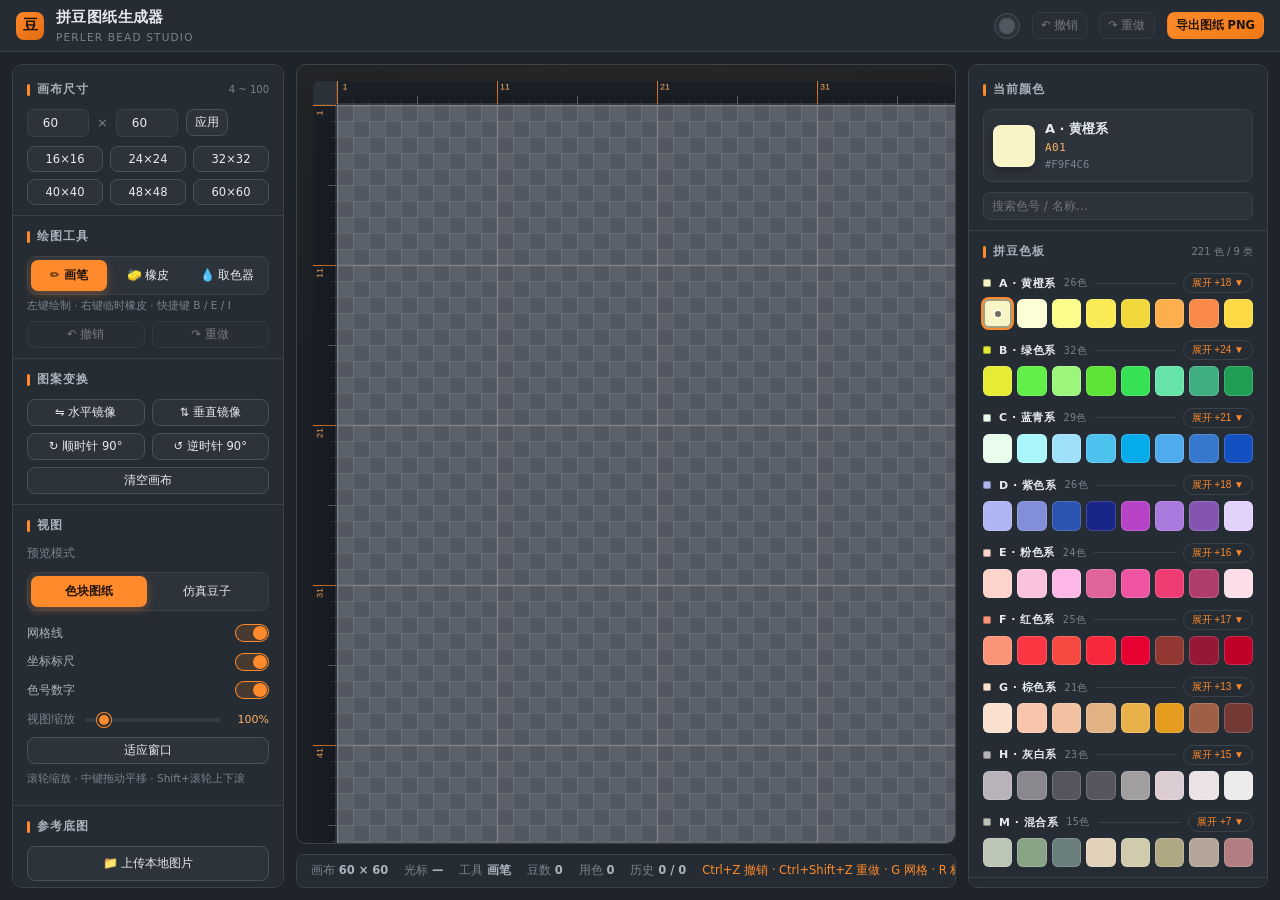
<file: perler-src/index.html>
<!DOCTYPE html>
<html lang="zh-CN">
<head>
<meta charset="UTF-8">
<meta name="viewport" content="width=device-width,initial-scale=1">
<title>拼豆图纸生成器 · Perler Bead Studio</title>
<!-- CSS -->
<link rel="stylesheet" href="css/00-theme-vars.css">
<link rel="stylesheet" href="css/01-layout.css">
<link rel="stylesheet" href="css/02-panel.css">
<!-- /CSS -->
</head>
<body>
<div class="app">

  <!-- ================= 顶栏 ================= -->
  <div class="topbar">
    <div class="logo">豆</div>
    <div class="brand">拼豆图纸生成器<small>PERLER BEAD STUDIO</small></div>
    <div class="spacer"></div>
    <div class="theme-wrap">
      <button class="theme-dot" id="btnTheme" title="外观主题" aria-haspopup="true" aria-expanded="false"><i></i></button>
      <div class="theme-pop" id="themePop" hidden>
        <div class="tp-t">外观主题</div>
        <div id="themeList"></div>
      </div>
    </div>
    <button class="btn sm" id="btnUndo" title="撤销 (Ctrl+Z)">↶ 撤销</button>
    <button class="btn sm" id="btnRedo" title="重做 (Ctrl+Shift+Z)">↷ 重做</button>
    <button class="btn sm pri" id="btnExportPng">导出图纸 PNG</button>
  </div>

  <div class="main">

    <!-- ================= 左侧：功能控制 ================= -->
    <aside class="panel" id="leftPanel">

      <div class="sec">
        <div class="sec-t">画布尺寸 <span class="tail">4 ~ 100</span></div>
        <div class="row">
          <input type="number" id="inW" min="4" max="100" step="1" value="60">
          <span style="color:var(--muted)">×</span>
          <input type="number" id="inH" min="4" max="100" step="1" value="60">
          <button class="btn sm" id="btnApplySize">应用</button>
        </div>
        <div class="grid3" id="presets">
          <button class="btn sm" data-n="16">16×16</button>
          <button class="btn sm" data-n="24">24×24</button>
          <button class="btn sm" data-n="32">32×32</button>
          <button class="btn sm" data-n="40">40×40</button>
          <button class="btn sm" data-n="48">48×48</button>
          <button class="btn sm" data-n="60">60×60</button>
        </div>
      </div>

      <div class="sec">
        <div class="sec-t">绘图工具</div>
        <div class="seg" id="tools">
          <button class="btn on" data-tool="brush">✏️ 画笔</button>
          <button class="btn" data-tool="eraser">🧽 橡皮</button>
          <button class="btn" data-tool="picker">💧 取色器</button>
        </div>
        <div class="hint">左键绘制 · 右键临时橡皮 · 快捷键 B / E / I</div>
        <div class="grid2">
          <button class="btn sm" id="btnUndo2">↶ 撤销</button>
          <button class="btn sm" id="btnRedo2">↷ 重做</button>
        </div>
      </div>

      <div class="sec">
        <div class="sec-t">图案变换</div>
        <div class="grid2">
          <button class="btn sm" id="btnFlipH">⇋ 水平镜像</button>
          <button class="btn sm" id="btnFlipV">⇅ 垂直镜像</button>
          <button class="btn sm" id="btnRotR">↻ 顺时针 90°</button>
          <button class="btn sm" id="btnRotL">↺ 逆时针 90°</button>
        </div>
        <button class="btn sm block dgr" id="btnClear" style="margin-top:7px">清空画布</button>
      </div>

      <div class="sec">
        <div class="sec-t">视图</div>
        <div class="row"><label class="lb">预览模式</label></div>
        <div class="seg" id="modes">
          <button class="btn on" data-mode="block">色块图纸</button>
          <button class="btn" data-mode="bead">仿真豆子</button>
        </div>
        <div style="height:8px"></div>
        <div class="sw" data-sw="grid"><span>网格线</span><i class="tg on"></i></div>
        <div class="sw" data-sw="ruler"><span>坐标标尺</span><i class="tg on"></i></div>
        <div class="sw" data-sw="code"><span>色号数字</span><i class="tg on"></i></div>
        <div class="row" style="margin-top:6px">
          <label class="lb">视图缩放</label>
          <input type="range" id="rgZoom" min="25" max="800" step="5" value="100">
          <span class="val" id="lbZoom">100%</span>
        </div>
        <button class="btn sm block" id="btnFit">适应窗口</button>
        <div class="hint" style="margin-top:6px">滚轮缩放 · 中键拖动平移 · Shift+滚轮上下滚</div>
      </div>

      <div class="sec">
        <div class="sec-t">参考底图</div>
        <label class="btn block" style="margin-bottom:8px">
          <input type="file" id="fileImg" accept="image/*" hidden>📁 上传本地图片
        </label>
        <div class="row">
          <label class="lb">填充</label>
          <select id="selFit">
            <option value="contain">适应画布（保持比例）</option>
            <option value="stretch">拉伸填满</option>
          </select>
        </div>
        <div class="row">
          <label class="lb">透明度</label>
          <input type="range" id="rgAlpha" min="5" max="100" step="1" value="55">
          <span class="val" id="lbAlpha">55%</span>
        </div>
        <div class="sw" data-sw="showimg"><span>显示底图</span><i class="tg on"></i></div>
        <div class="sw" data-sw="dither"><span>转换时误差扩散</span><i class="tg"></i></div>
        <button class="btn sm block dgr" id="btnDelImg" style="margin-bottom:8px">移除底图</button>
        <button class="btn pri block" id="btnConvert">✨ 一键转为拼豆图纸</button>
        <div class="hint">按当前画布尺寸采样，使用 RGB 欧式距离匹配最接近的拼豆色号。</div>
      </div>

      <div class="sec">
        <div class="sec-t">导出 / 项目</div>
        <div class="row">
          <label class="lb">图纸画质</label>
          <select id="selExportScale">
            <option value="auto" selected>4K 自适应（长边 3840px）</option>
            <option value="4">超清 4×（64px/格）</option>
            <option value="2">高清 2×（32px/格）</option>
            <option value="1">标准 1×（16px/格）</option>
          </select>
        </div>
        <div class="hint" id="hintExport" style="margin:-4px 0 8px">当前：—</div>
        <div class="grid2">
          <button class="btn sm" id="btnExportPng2">图纸 PNG</button>
          <button class="btn sm" id="btnExportCsv">用料 CSV</button>
          <button class="btn sm" id="btnSave">保存项目</button>
          <label class="btn sm" style="margin:0"><input type="file" id="fileProj" accept=".json" hidden>打开项目</label>
        </div>
      </div>

    </aside>

    <!-- ================= 中间：画布预览 ================= -->
    <section class="center">
      <div class="stage" id="stage">
        <div class="zoomwrap" id="zoomwrap">
          <div class="stack" id="stack">
            <div class="ruler corner" id="corner"></div>
            <canvas class="ruler rtop" id="rulerTop"></canvas>
            <canvas class="ruler rleft" id="rulerLeft"></canvas>
            <div class="holder" id="holder">
              <canvas id="baseCanvas"></canvas><!-- 底层：参考底图 -->
              <canvas id="patCanvas"></canvas><!-- 上层：像素图纸 -->
            </div>
          </div>
        </div>
      </div>
      <div class="statusbar">
        <span>画布 <b id="stSize">60 × 60</b></span>
        <span>光标 <b id="stPos">—</b></span>
        <span>工具 <b id="stTool">画笔</b></span>
        <span>豆数 <b id="stCount">0</b></span>
        <span>用色 <b id="stColors">0</b></span>
        <span>历史 <b id="stHist">0/0</b></span>
        <span class="k" style="margin-left:auto">Ctrl+Z 撤销 · Ctrl+Shift+Z 重做 · G 网格 · R 标尺 · N 色号</span>
      </div>
    </section>

    <!-- ================= 右侧：色板 + 用料统计 ================= -->
    <aside class="panel" id="rightPanel">
      <div class="sec">
        <div class="sec-t">当前颜色</div>
        <div class="cur">
          <div class="chip" id="curChip"></div>
          <div class="meta">
            <div class="cname" id="curName">白色</div>
            <div class="ccode" id="curCode">A01</div>
            <div class="chex" id="curHex">#FFFFFF</div>
          </div>
        </div>
        <input type="text" id="palSearch" placeholder="搜索色号 / 名称…">
      </div>

      <div class="sec">
        <div class="sec-t">拼豆色板 <span class="tail" id="palCount">221 色</span></div>
        <div id="palBox"></div>
      </div>

      <div class="sec">
        <div class="sec-t">用料统计</div>
        <div class="sum">
          <span class="n" id="sumTotal">0</span><span class="u">颗</span>
          <span class="r" id="sumKinds">0 种颜色</span>
        </div>
        <div class="slist" id="statList"><div class="empty">画布是空的<br>开始绘制或一键转图纸吧</div></div>
        <div class="tools-mini" style="margin-top:9px">
          <button class="btn sm" id="btnCopyList" style="flex:1">复制清单</button>
          <button class="btn sm" id="btnExportCsv2" style="flex:1">导出 CSV</button>
        </div>
      </div>
    </aside>

  </div>
</div>
<div class="toast" id="toast"></div>

<!-- JS -->
<script src="js/00-palette-data.js"></script>
<script src="js/01-state.js"></script>
<script src="js/02-transform.js"></script>
<script src="js/03-render.js"></script>
<script src="js/04-convert.js"></script>
<script src="js/05-pattern-ops.js"></script>
<script src="js/06-history.js"></script>
<script src="js/07-draw.js"></script>
<script src="js/08-panel.js"></script>
<script src="js/09-controls.js"></script>
<script src="js/10-export.js"></script>
<script src="js/11-theme-boot.js"></script>
<!-- /JS -->
</body>
</html>
</file>
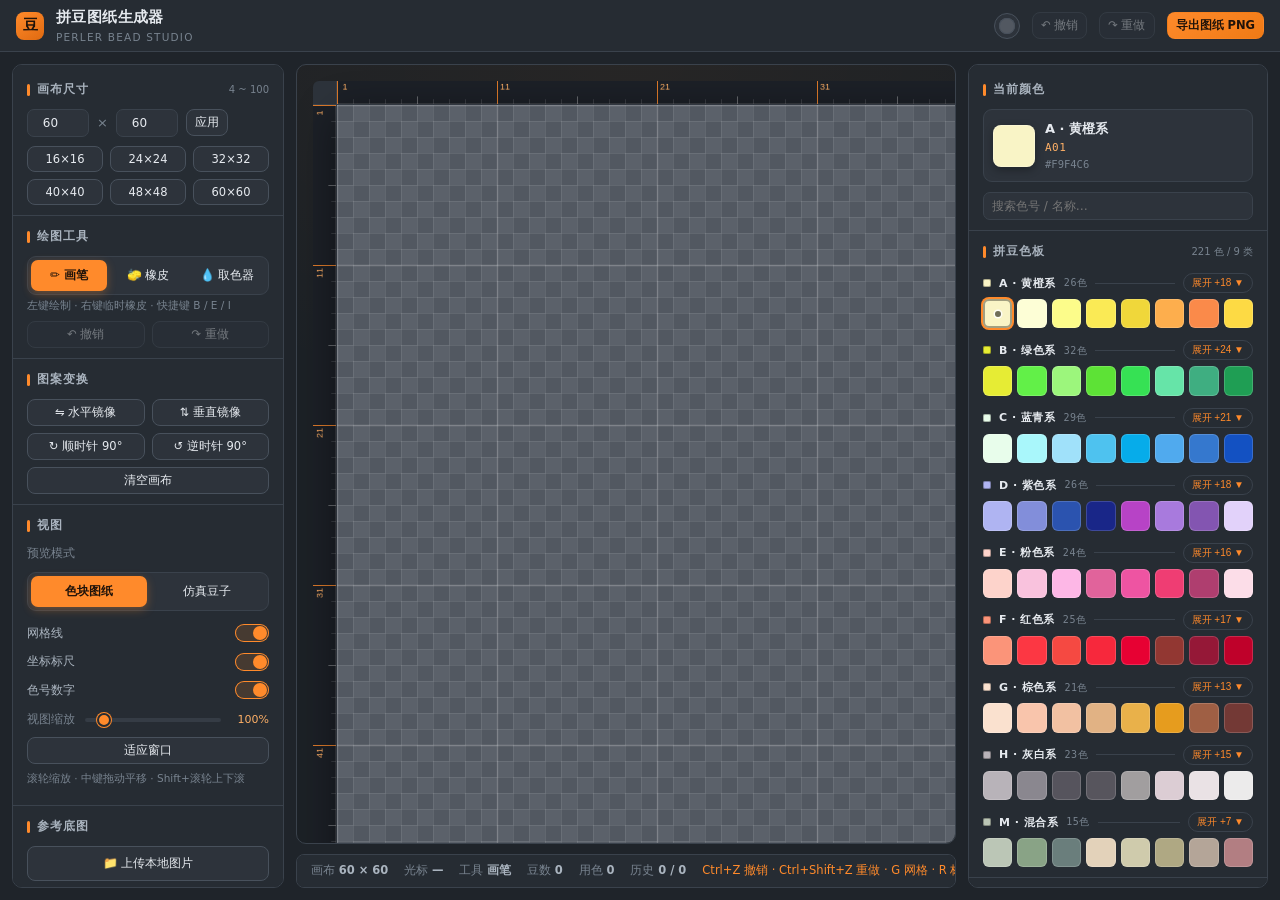
<file: perler-bead-studio.html>
<!DOCTYPE html>
<html lang="zh-CN">
<head>
<meta charset="UTF-8">
<meta name="viewport" content="width=device-width,initial-scale=1">
<title>拼豆图纸生成器 · Perler Bead Studio</title>
<style>
/* ============ 主题变量：暗灰 + 橙色强调 ============ */
/* ============ 主题变量 ============
   --stage  画板外的舞台底色（跟随主题）
   --board / --board2  棋盘格两色，即「选色工作面」。
   刻意统一保持中性灰：拼豆是选色的活儿，工作面一偏色，豆色判断就跟着偏。
   浅色主题下 --board 提亮一档，避免在白界面里像个黑洞，但仍在中性灰区间。
*/
:root{
  /* —— 默认主题：石墨灰 —— */
  --bg:#1f242a;
  --panel:#262c33;
  --panel2:#2d333b;
  --panel3:#353c45;
  --line:#3a424c;
  --line2:#48515c;
  --text:#e6eaef;
  --text2:#aab4bf;
  --muted:#78838f;
  --accent:#ff8a2b;
  --accent2:#ffb066;
  --accent-soft:rgba(255,138,43,.15);
  --danger:#e5534b;
  --ok:#4caf7d;
  --stage:#1c2126;
  --board:#525861;
  --board2:#5b616a;
  --glow:rgba(255,138,43,.05);
  --shadow:0 10px 40px rgba(0,0,0,.45);
  --shadow2:0 8px 26px rgba(0,0,0,.5);
  --sb:#3d444e;
  --tg:#39404a;
  --tgh:#454d58;
  --tgk:#8b949e;
  --tgkb:transparent;
  --rbg:#1c2027;                        /* 标尺底色 */
  --rline:rgba(255,255,255,.13);        /* 次刻度 / 分隔线 */
  --rmid:rgba(255,255,255,.32);         /* 中刻度 */
  --rmajor:rgba(255,138,43,.85);        /* 主刻度（10 格） */
  --rnum:#ffb066;                       /* 刻度数字 */
  --radius:10px;
  --rs:24px;              /* 标尺厚度（隐藏时为 0） */
  --z:1;                  /* 视图缩放 */
}

/* —— 主题：中性灰（选色最准） —— */
[data-theme="neutral"]{
  --bg:#2b3036; --panel:#333940; --panel2:#3a4048; --panel3:#434951;
  --line:#474e57; --line2:#555d67;
  --text:#e8ebee; --text2:#b0b7bf; --muted:#7f878f;
  --accent:#ff8a2b; --accent2:#ffb066; --accent-soft:rgba(255,138,43,.16);
  --stage:#262b31; --board:#5a5f65; --board2:#63686e;
  --glow:rgba(255,138,43,.045);
  --shadow:0 10px 40px rgba(0,0,0,.35);
  --sb:#4a515a;
  --tg:#454c55; --tgh:#525a63; --tgk:#9aa1a9;
  --rbg:#232830; --rline:rgba(255,255,255,.15); --rmid:rgba(255,255,255,.34);
  --rmajor:rgba(255,138,43,.9); --rnum:#ffb066;
}

/* —— 主题：浅色纸感 —— */
[data-theme="paper"]{
  --bg:#f2f0ec; --panel:#fbfaf7; --panel2:#ffffff; --panel3:#f0ede7;
  --line:#ddd8cf; --line2:#cbc5ba;
  --text:#1d2126; --text2:#545b63; --muted:#8a9098;
  --accent:#d4620a; --accent2:#a94e07; --accent-soft:rgba(212,98,10,.12);
  --danger:#c93f37; --ok:#2f8a5e;
  --stage:#e8e5de; --board:#8e9298; --board2:#979ba0;
  --glow:rgba(212,98,10,.04);
  --shadow:0 8px 28px rgba(0,0,0,.16);
  --shadow2:0 8px 26px rgba(0,0,0,.18);
  --sb:#c8c3b9;
  --tg:#ddd8cf; --tgh:#cfc9bf; --tgk:#ffffff; --tgkb:#c0bab0;
  --rbg:#6b7076; --rline:rgba(255,255,255,.26); --rmid:rgba(255,255,255,.46);
  --rmajor:#ffb04d; --rnum:#ffd9b0;
}

/* —— 主题：深夜 —— */
[data-theme="midnight"]{
  --bg:#131518; --panel:#191c21; --panel2:#1f232a; --panel3:#262b33;
  --line:#2c323a; --line2:#3a424c;
  --text:#e4e8ee; --text2:#a6b0bb; --muted:#6f7a86;
  --accent:#ff8a2b; --accent2:#ffb066; --accent-soft:rgba(255,138,43,.15);
  --stage:#131518; --board:#4a4f55; --board2:#53585e;
  --glow:rgba(255,138,43,.05);
  --sb:#333a43;
  --tg:#39404a; --tgh:#454d58; --tgk:#8b949e;
  --rbg:#171a20; --rline:rgba(255,255,255,.12); --rmid:rgba(255,255,255,.30);
  --rmajor:rgba(255,138,43,.85); --rnum:#ffb066;
}
*{box-sizing:border-box}
html,body{height:100%}
body{
  margin:0;background:var(--bg);color:var(--text);
  font:13px/1.55 "PingFang SC","Microsoft YaHei","Segoe UI",system-ui,sans-serif;
  overflow:hidden;-webkit-font-smoothing:antialiased;
}
/* ============ 滚动条 ============ */
::-webkit-scrollbar{width:10px;height:10px}
::-webkit-scrollbar-track{background:transparent}
::-webkit-scrollbar-thumb{background:var(--sb);border-radius:8px;border:2px solid transparent;background-clip:padding-box;transition:background .18s}
::-webkit-scrollbar-thumb:hover{background:var(--accent);background-clip:padding-box}
::-webkit-scrollbar-corner{background:transparent}
*{scrollbar-width:thin;scrollbar-color:var(--sb) transparent}

/* ============ 骨架布局 ============ */
.app{height:100vh;display:flex;flex-direction:column}
.topbar{
  flex:0 0 auto;height:52px;display:flex;align-items:center;gap:12px;
  padding:0 16px;background:var(--panel);border-bottom:1px solid var(--line);
}
.logo{
  width:28px;height:28px;border-radius:8px;display:grid;place-items:center;font-size:15px;
  background:linear-gradient(145deg,var(--accent),#e06a10);color:#20130a;font-weight:800;
}
.brand{font-size:14.5px;font-weight:700;letter-spacing:.4px}
.brand small{display:block;font-size:10.5px;color:var(--muted);font-weight:400;letter-spacing:1.2px}
.topbar .spacer{flex:1}

.main{
  flex:1 1 auto;min-height:0;display:grid;
  grid-template-columns:272px minmax(0,1fr) 300px;gap:12px;padding:12px;
}
.panel{
  background:var(--panel);border:1px solid var(--line);border-radius:var(--radius);
  overflow-y:auto;overflow-x:hidden;padding:4px 0 14px;
}
.center{display:flex;flex-direction:column;gap:10px;min-width:0;min-height:0}

/* ============ 通用控件 ============ */
.sec{padding:12px 14px 4px}
.sec + .sec{border-top:1px solid var(--line);margin-top:6px}
.sec-t{
  display:flex;align-items:center;gap:7px;font-size:11.5px;font-weight:700;
  color:var(--text2);letter-spacing:1px;margin-bottom:10px;text-transform:uppercase;
}
.sec-t::before{content:"";width:3px;height:12px;border-radius:2px;background:var(--accent)}
.sec-t .tail{margin-left:auto;font-size:10px;color:var(--muted);font-weight:400;letter-spacing:0}

.row{display:flex;align-items:center;gap:8px;margin-bottom:9px}
.row.wrap{flex-wrap:wrap}
.grid2{display:grid;grid-template-columns:1fr 1fr;gap:7px}
.grid3{display:grid;grid-template-columns:repeat(3,1fr);gap:7px}
label.lb{font-size:11.5px;color:var(--muted);flex:0 0 auto}

.btn{
  appearance:none;border:1px solid var(--line2);background:var(--panel2);color:var(--text);
  padding:7px 10px;border-radius:8px;cursor:pointer;font-size:12px;font-family:inherit;
  transition:.16s ease;display:inline-flex;align-items:center;justify-content:center;gap:6px;
  white-space:nowrap;user-select:none;
}
.btn:hover{background:var(--panel3);border-color:var(--accent);color:var(--accent2);transform:translateY(-1px);box-shadow:0 4px 12px rgba(255,138,43,.13)}
.btn:active{transform:translateY(0)}
.btn.on{background:var(--accent);border-color:var(--accent);color:#20130a;font-weight:700;box-shadow:0 3px 10px rgba(255,138,43,.3)}
.btn:disabled{opacity:.4;cursor:not-allowed;transform:none;box-shadow:none;border-color:var(--line2);color:var(--text);background:var(--panel2)}
.btn.sm{padding:5px 8px;font-size:11.5px}
.btn.pri{background:linear-gradient(145deg,var(--accent),#ef7a15);border-color:transparent;color:#20130a;font-weight:700}
.btn.pri:hover{filter:brightness(1.08);color:#20130a}
.btn.dgr:hover{border-color:var(--danger);color:var(--danger);box-shadow:0 4px 12px rgba(229,83,75,.14)}
.btn.block{width:100%}

.seg{display:flex;background:var(--panel2);border:1px solid var(--line);border-radius:9px;padding:3px;gap:3px}
.seg .btn{flex:1;border-color:transparent;background:transparent;padding:6px 4px;border-radius:7px}
.seg .btn:hover{background:var(--panel3);transform:none;box-shadow:none}
.seg .btn.on{background:var(--accent);color:#20130a}

input[type=number],input[type=text],select{
  background:var(--panel2);border:1px solid var(--line);color:var(--text);
  border-radius:7px;padding:6px 8px;font-size:12px;font-family:inherit;outline:none;transition:.16s;
  min-width:0;
}
input[type=number]{width:62px;text-align:center}
input[type=text]{width:100%}
select{width:100%;cursor:pointer}
input:hover,select:hover{border-color:var(--line2)}
input:focus,select:focus{border-color:var(--accent);box-shadow:0 0 0 3px var(--accent-soft)}
option{background:var(--panel2)}

input[type=range]{
  -webkit-appearance:none;appearance:none;flex:1;height:4px;border-radius:3px;
  background:var(--panel3);outline:none;cursor:pointer;
}
input[type=range]::-webkit-slider-thumb{
  -webkit-appearance:none;width:14px;height:14px;border-radius:50%;
  background:var(--accent);cursor:pointer;border:2px solid var(--panel);
  box-shadow:0 0 0 1px var(--accent);transition:.15s;
}
input[type=range]::-webkit-slider-thumb:hover{transform:scale(1.2);background:var(--accent2)}
input[type=range]::-moz-range-thumb{width:12px;height:12px;border-radius:50%;background:var(--accent);border:2px solid var(--panel);cursor:pointer}

/* 开关 */
.sw{display:flex;align-items:center;gap:8px;padding:5px 0;cursor:pointer;user-select:none}
.sw span{flex:1;font-size:12px;color:var(--text2)}
.sw:hover span{color:var(--text)}
.tg{
  width:34px;height:18px;border-radius:10px;background:var(--tg);position:relative;
  flex:0 0 auto;transition:.2s;box-shadow:inset 0 0 0 1px transparent;
}
.tg::after{content:"";position:absolute;top:2px;left:2px;width:14px;height:14px;border-radius:50%;background:var(--tgk);box-shadow:inset 0 0 0 1px var(--tgkb);transition:.2s}
.sw:hover .tg{background:var(--tgh)}
.tg.on{background:var(--accent-soft);box-shadow:inset 0 0 0 1px var(--accent)}
.tg.on::after{left:18px;background:var(--accent)}
.val{font-size:11px;color:var(--accent2);font-variant-numeric:tabular-nums;min-width:38px;text-align:right}

.hint{font-size:10.5px;color:var(--muted);line-height:1.6;margin:2px 0 8px}

/* ============ 画布舞台 ============ */
.stage{
  flex:1 1 auto;min-height:0;display:grid;overflow:auto;padding:16px;
  background:
    radial-gradient(900px 500px at 50% 0%,var(--glow),transparent 70%),
    var(--stage);
  border:1px solid var(--line);border-radius:var(--radius);position:relative;
}
.stage.panning{cursor:grabbing;user-select:none}
.stage.panning .holder{cursor:grabbing}
/* 关键：用 grid + 子元素 margin:auto 实现水平垂直双向居中，
   内容超出时不裁切顶部/左侧（justify-content:center 会导致画布偏上被裁） */
.zoomwrap{margin:auto;transform-origin:0 0}
.stack{
  display:grid;transform-origin:0 0;transform:scale(var(--z));
  grid-template-columns:var(--rs) auto;grid-template-rows:var(--rs) auto;
}
.ruler{display:block}
.stack.noruler .ruler{display:none}
.corner{
  background:var(--panel2);border-right:1px solid var(--line);border-bottom:1px solid var(--line);
  display:grid;place-items:center;font-size:9px;color:var(--muted);border-radius:6px 0 0 0;
}
.rtop{border-bottom:1px solid var(--line);border-radius:0 6px 0 0}
.rleft{border-right:1px solid var(--line);border-radius:0 0 0 6px}
.holder{
  position:relative;background-color:var(--board);
  background-image:
    linear-gradient(45deg,var(--board2) 25%,transparent 25%,transparent 75%,var(--board2) 75%),
    linear-gradient(45deg,var(--board2) 25%,transparent 25%,transparent 75%,var(--board2) 75%);
  background-size:32px 32px;background-position:0 0,16px 16px;
  border-radius:0 0 6px 0;box-shadow:var(--shadow);
}
#baseCanvas,#patCanvas{position:absolute;left:0;top:0;display:block}
#patCanvas{cursor:crosshair;touch-action:none}

.statusbar{
  flex:0 0 auto;height:34px;display:flex;align-items:center;gap:16px;padding:0 14px;
  background:var(--panel);border:1px solid var(--line);border-radius:8px;
  font-size:11.5px;color:var(--muted);white-space:nowrap;overflow-x:auto;
}
.statusbar b{color:var(--text2);font-weight:600;font-variant-numeric:tabular-nums}
.statusbar .k{color:var(--accent)}

/* ============ 色板 ============ */
.cur{
  display:flex;align-items:center;gap:10px;background:var(--panel2);border:1px solid var(--line);
  border-radius:9px;padding:9px;margin-bottom:10px;
}
.cur .chip{width:42px;height:42px;border-radius:8px;flex:0 0 auto;box-shadow:inset 0 0 0 1px rgba(255,255,255,.22),0 3px 8px rgba(0,0,0,.3)}
.cur .meta{min-width:0}
.cur .cname{font-size:13px;font-weight:700}
.cur .ccode{font-size:11px;color:var(--accent2);font-family:Consolas,monospace;letter-spacing:.5px}
.cur .chex{font-size:10.5px;color:var(--muted);font-family:Consolas,monospace}
.grp{
  display:flex;align-items:center;gap:8px;font-size:11px;color:var(--text);
  margin:12px 0 6px;letter-spacing:.5px;user-select:none;
}
.grp .gdot{width:8px;height:8px;border-radius:2px;flex:0 0 auto;box-shadow:inset 0 0 0 1px rgba(0,0,0,.3)}
.grp .gname{font-weight:600}
.grp .gnum{color:var(--muted);font-size:10px;font-family:Consolas,monospace}
.grp .gline{flex:1;height:1px;background:var(--line)}
.grp .gtog{
  font-size:10px;color:var(--accent);background:transparent;border:1px solid var(--line);
  border-radius:20px;padding:2px 8px;cursor:pointer;white-space:nowrap;transition:.15s;
}
.grp .gtog:hover{background:var(--accent);border-color:var(--accent);color:#15171a}
.grp .gtog[hidden]{display:none}
.pal{display:grid;grid-template-columns:repeat(auto-fill,minmax(28px,1fr));gap:5px}
.pchip.folded{opacity:.55}
.pchip{
  aspect-ratio:1;border-radius:6px;cursor:pointer;position:relative;transition:.15s;
  box-shadow:inset 0 0 0 1px rgba(255,255,255,.16);
}
.pchip:hover{transform:scale(1.14);z-index:2;box-shadow:0 0 0 2px var(--accent),0 4px 10px rgba(0,0,0,.4)}
.pchip.on{box-shadow:0 0 0 2px var(--accent),inset 0 0 0 2px rgba(0,0,0,.35)}
.pchip.on::after{content:"";position:absolute;inset:0;margin:auto;width:6px;height:6px;border-radius:50%;background:rgba(0,0,0,.55);box-shadow:0 0 0 1.5px rgba(255,255,255,.85)}
.pchip.hide{display:none}

/* ============ 用料统计 ============ */
.sum{
  display:flex;align-items:baseline;gap:6px;background:var(--panel2);border:1px solid var(--line);
  border-radius:9px;padding:9px 11px;margin-bottom:9px;
}
.sum .n{font-size:20px;font-weight:800;color:var(--accent);font-variant-numeric:tabular-nums;line-height:1}
.sum .u{font-size:11px;color:var(--muted)}
.sum .r{margin-left:auto;font-size:11px;color:var(--text2)}
.slist{max-height:calc(100vh - 460px);min-height:120px;overflow-y:auto;padding-right:2px;margin-right:-4px}
.srow{
  display:flex;align-items:center;gap:8px;padding:4px 6px;border-radius:7px;transition:.14s;cursor:default;
}
.srow:hover{background:var(--panel2)}
.srow .sw2{width:16px;height:16px;border-radius:4px;flex:0 0 auto;box-shadow:inset 0 0 0 1px rgba(255,255,255,.2)}
.srow .cd{font-family:Consolas,monospace;font-size:10.5px;color:var(--accent2);width:28px;flex:0 0 auto}
.srow .nm{flex:1;font-size:11.5px;color:var(--text2);overflow:hidden;text-overflow:ellipsis;white-space:nowrap}
.srow .ct{font-size:11.5px;font-weight:700;font-variant-numeric:tabular-nums}
.srow .bar{height:3px;border-radius:2px;background:var(--accent);opacity:.55;flex:0 0 auto}
.empty{color:var(--muted);font-size:11.5px;text-align:center;padding:22px 6px;line-height:1.8}

.tools-mini{display:flex;gap:6px}
.toast{
  position:fixed;left:50%;bottom:26px;transform:translate(-50%,20px);
  background:var(--panel3);border:1px solid var(--accent);color:var(--text);
  padding:9px 18px;border-radius:9px;font-size:12px;box-shadow:var(--shadow2);
  opacity:0;pointer-events:none;transition:.24s;z-index:99;
}

/* ============ 主题切换器（顶栏色点 + 浮层） ============ */
.theme-wrap{position:relative;flex:0 0 auto}
.theme-dot{
  width:26px;height:26px;border-radius:50%;padding:0;cursor:pointer;
  background:var(--panel2);border:1px solid var(--line2);
  display:grid;place-items:center;transition:.16s;
}
.theme-dot:hover{border-color:var(--accent);transform:scale(1.08)}
.theme-dot i{
  display:block;width:16px;height:16px;border-radius:50%;
  background:var(--board);box-shadow:inset 0 0 0 1px var(--line2);
}
.theme-dot.open{border-color:var(--accent);box-shadow:0 0 0 3px var(--accent-soft)}
.theme-pop{
  position:absolute;top:34px;right:0;width:212px;z-index:60;
  background:var(--panel2);border:1px solid var(--line2);border-radius:10px;
  padding:7px;box-shadow:var(--shadow2);
}
.theme-pop[hidden]{display:none}
.tp-t{font-size:10.5px;color:var(--muted);padding:4px 8px 7px;letter-spacing:.5px}
.tp-item{
  display:flex;align-items:center;gap:9px;padding:6px 8px;border-radius:6px;
  cursor:pointer;font-size:12.5px;color:var(--text);transition:.12s;
}
.tp-item:hover{background:var(--panel3)}
.tp-item.on{background:var(--accent-soft)}
.tp-sw{
  width:20px;height:20px;border-radius:5px;overflow:hidden;
  display:flex;flex:0 0 auto;box-shadow:inset 0 0 0 1px var(--line2);
}
.tp-sw i{flex:1}
.tp-name{flex:1}
.tp-chk{color:var(--accent);font-size:12px;width:12px;text-align:center}

/* 切换主题时的柔和过渡（只作用于外壳，不碰画布） */
body,.topbar,.panel,.stage,.holder,.btn,input,select{
  transition:background-color .22s ease,border-color .22s ease,color .22s ease,box-shadow .22s ease;
}
.toast.show{opacity:1;transform:translate(-50%,0)}
</style>
</head>
<body>
<div class="app">

  <!-- ================= 顶栏 ================= -->
  <div class="topbar">
    <div class="logo">豆</div>
    <div class="brand">拼豆图纸生成器<small>PERLER BEAD STUDIO</small></div>
    <div class="spacer"></div>
    <div class="theme-wrap">
      <button class="theme-dot" id="btnTheme" title="外观主题" aria-haspopup="true" aria-expanded="false"><i></i></button>
      <div class="theme-pop" id="themePop" hidden>
        <div class="tp-t">外观主题</div>
        <div id="themeList"></div>
      </div>
    </div>
    <button class="btn sm" id="btnUndo" title="撤销 (Ctrl+Z)">↶ 撤销</button>
    <button class="btn sm" id="btnRedo" title="重做 (Ctrl+Shift+Z)">↷ 重做</button>
    <button class="btn sm pri" id="btnExportPng">导出图纸 PNG</button>
  </div>

  <div class="main">

    <!-- ================= 左侧：功能控制 ================= -->
    <aside class="panel" id="leftPanel">

      <div class="sec">
        <div class="sec-t">画布尺寸 <span class="tail">4 ~ 100</span></div>
        <div class="row">
          <input type="number" id="inW" min="4" max="100" step="1" value="60">
          <span style="color:var(--muted)">×</span>
          <input type="number" id="inH" min="4" max="100" step="1" value="60">
          <button class="btn sm" id="btnApplySize">应用</button>
        </div>
        <div class="grid3" id="presets">
          <button class="btn sm" data-n="16">16×16</button>
          <button class="btn sm" data-n="24">24×24</button>
          <button class="btn sm" data-n="32">32×32</button>
          <button class="btn sm" data-n="40">40×40</button>
          <button class="btn sm" data-n="48">48×48</button>
          <button class="btn sm" data-n="60">60×60</button>
        </div>
      </div>

      <div class="sec">
        <div class="sec-t">绘图工具</div>
        <div class="seg" id="tools">
          <button class="btn on" data-tool="brush">✏️ 画笔</button>
          <button class="btn" data-tool="eraser">🧽 橡皮</button>
          <button class="btn" data-tool="picker">💧 取色器</button>
        </div>
        <div class="hint">左键绘制 · 右键临时橡皮 · 快捷键 B / E / I</div>
        <div class="grid2">
          <button class="btn sm" id="btnUndo2">↶ 撤销</button>
          <button class="btn sm" id="btnRedo2">↷ 重做</button>
        </div>
      </div>

      <div class="sec">
        <div class="sec-t">图案变换</div>
        <div class="grid2">
          <button class="btn sm" id="btnFlipH">⇋ 水平镜像</button>
          <button class="btn sm" id="btnFlipV">⇅ 垂直镜像</button>
          <button class="btn sm" id="btnRotR">↻ 顺时针 90°</button>
          <button class="btn sm" id="btnRotL">↺ 逆时针 90°</button>
        </div>
        <button class="btn sm block dgr" id="btnClear" style="margin-top:7px">清空画布</button>
      </div>

      <div class="sec">
        <div class="sec-t">视图</div>
        <div class="row"><label class="lb">预览模式</label></div>
        <div class="seg" id="modes">
          <button class="btn on" data-mode="block">色块图纸</button>
          <button class="btn" data-mode="bead">仿真豆子</button>
        </div>
        <div style="height:8px"></div>
        <div class="sw" data-sw="grid"><span>网格线</span><i class="tg on"></i></div>
        <div class="sw" data-sw="ruler"><span>坐标标尺</span><i class="tg on"></i></div>
        <div class="sw" data-sw="code"><span>色号数字</span><i class="tg on"></i></div>
        <div class="row" style="margin-top:6px">
          <label class="lb">视图缩放</label>
          <input type="range" id="rgZoom" min="25" max="800" step="5" value="100">
          <span class="val" id="lbZoom">100%</span>
        </div>
        <button class="btn sm block" id="btnFit">适应窗口</button>
        <div class="hint" style="margin-top:6px">滚轮缩放 · 中键拖动平移 · Shift+滚轮上下滚</div>
      </div>

      <div class="sec">
        <div class="sec-t">参考底图</div>
        <label class="btn block" style="margin-bottom:8px">
          <input type="file" id="fileImg" accept="image/*" hidden>📁 上传本地图片
        </label>
        <div class="row">
          <label class="lb">填充</label>
          <select id="selFit">
            <option value="contain">适应画布（保持比例）</option>
            <option value="stretch">拉伸填满</option>
          </select>
        </div>
        <div class="row">
          <label class="lb">透明度</label>
          <input type="range" id="rgAlpha" min="5" max="100" step="1" value="55">
          <span class="val" id="lbAlpha">55%</span>
        </div>
        <div class="sw" data-sw="showimg"><span>显示底图</span><i class="tg on"></i></div>
        <div class="sw" data-sw="dither"><span>转换时误差扩散</span><i class="tg"></i></div>
        <button class="btn sm block dgr" id="btnDelImg" style="margin-bottom:8px">移除底图</button>
        <button class="btn pri block" id="btnConvert">✨ 一键转为拼豆图纸</button>
        <div class="hint">按当前画布尺寸采样，使用 RGB 欧式距离匹配最接近的拼豆色号。</div>
      </div>

      <div class="sec">
        <div class="sec-t">导出 / 项目</div>
        <div class="row">
          <label class="lb">图纸画质</label>
          <select id="selExportScale">
            <option value="auto" selected>4K 自适应（长边 3840px）</option>
            <option value="4">超清 4×（64px/格）</option>
            <option value="2">高清 2×（32px/格）</option>
            <option value="1">标准 1×（16px/格）</option>
          </select>
        </div>
        <div class="hint" id="hintExport" style="margin:-4px 0 8px">当前：—</div>
        <div class="grid2">
          <button class="btn sm" id="btnExportPng2">图纸 PNG</button>
          <button class="btn sm" id="btnExportCsv">用料 CSV</button>
          <button class="btn sm" id="btnSave">保存项目</button>
          <label class="btn sm" style="margin:0"><input type="file" id="fileProj" accept=".json" hidden>打开项目</label>
        </div>
      </div>

    </aside>

    <!-- ================= 中间：画布预览 ================= -->
    <section class="center">
      <div class="stage" id="stage">
        <div class="zoomwrap" id="zoomwrap">
          <div class="stack" id="stack">
            <div class="ruler corner" id="corner"></div>
            <canvas class="ruler rtop" id="rulerTop"></canvas>
            <canvas class="ruler rleft" id="rulerLeft"></canvas>
            <div class="holder" id="holder">
              <canvas id="baseCanvas"></canvas><!-- 底层：参考底图 -->
              <canvas id="patCanvas"></canvas><!-- 上层：像素图纸 -->
            </div>
          </div>
        </div>
      </div>
      <div class="statusbar">
        <span>画布 <b id="stSize">60 × 60</b></span>
        <span>光标 <b id="stPos">—</b></span>
        <span>工具 <b id="stTool">画笔</b></span>
        <span>豆数 <b id="stCount">0</b></span>
        <span>用色 <b id="stColors">0</b></span>
        <span>历史 <b id="stHist">0/0</b></span>
        <span class="k" style="margin-left:auto">Ctrl+Z 撤销 · Ctrl+Shift+Z 重做 · G 网格 · R 标尺 · N 色号</span>
      </div>
    </section>

    <!-- ================= 右侧：色板 + 用料统计 ================= -->
    <aside class="panel" id="rightPanel">
      <div class="sec">
        <div class="sec-t">当前颜色</div>
        <div class="cur">
          <div class="chip" id="curChip"></div>
          <div class="meta">
            <div class="cname" id="curName">白色</div>
            <div class="ccode" id="curCode">A01</div>
            <div class="chex" id="curHex">#FFFFFF</div>
          </div>
        </div>
        <input type="text" id="palSearch" placeholder="搜索色号 / 名称…">
      </div>

      <div class="sec">
        <div class="sec-t">拼豆色板 <span class="tail" id="palCount">221 色</span></div>
        <div id="palBox"></div>
      </div>

      <div class="sec">
        <div class="sec-t">用料统计</div>
        <div class="sum">
          <span class="n" id="sumTotal">0</span><span class="u">颗</span>
          <span class="r" id="sumKinds">0 种颜色</span>
        </div>
        <div class="slist" id="statList"><div class="empty">画布是空的<br>开始绘制或一键转图纸吧</div></div>
        <div class="tools-mini" style="margin-top:9px">
          <button class="btn sm" id="btnCopyList" style="flex:1">复制清单</button>
          <button class="btn sm" id="btnExportCsv2" style="flex:1">导出 CSV</button>
        </div>
      </div>
    </aside>

  </div>
</div>
<div class="toast" id="toast"></div>

<script>
"use strict";
/* =========================================================================
   拼豆图纸生成器 —— 单文件 / 原生 JS / 无外部依赖
   ========================================================================= */

/* ---------------- 固定拼豆色板（221 色 / 9 类 / 每类前 8 个默认展开） ----------------
   分类: A 黄橙(26) B 绿(32) C 蓝青(29) D 紫(26) E 粉(24) F 红(25) G 棕(21) H 灰白(23) M 混合(15)
   每类第 9 个起默认折叠，点击 "展开/收起" 切换。
*/
const PALETTE_RAW = [
  // A 黄橙系 x26
  ["A01","#F9F4C6","A黄橙"],["A02","#FDFED6","A黄橙"],["A03","#FCFC8A","A黄橙"],["A04","#FAEA55","A黄橙"],
  ["A05","#F0D73A","A黄橙"],["A06","#FDAE4D","A黄橙"],["A07","#FA8A4A","A黄橙"],["A08","#FDDA44","A黄橙"],
  ["A09","#FB9A59","A黄橙"],["A10","#F57B31","A黄橙"],["A11","#FCDBA0","A黄橙"],["A12","#F99E72","A黄橙"],
  ["A13","#FCC064","A黄橙"],["A14","#F8553E","A黄橙"],["A15","#FCEF66","A黄橙"],["A16","#FCFBA9","A黄橙"],
  ["A17","#FCE26D","A黄橙"],["A18","#FABF7D","A黄橙"],["A19","#F97C74","A黄橙"],["A20","#F9D568","A黄橙"],
  ["A21","#F8E393","A黄橙"],["A22","#F3F582","A黄橙"],["A23","#E4CBB6","A黄橙"],["A24","#F5F9A3","A黄橙"],
  ["A25","#FCD583","A黄橙"],["A26","#FBC839","A黄橙"],
  // B 绿色系 x32
  ["B01","#E6EC34","B绿色"],["B02","#62F048","B绿色"],["B03","#9CF67C","B绿色"],["B04","#5DE236","B绿色"],
  ["B05","#36E154","B绿色"],["B06","#66E4A8","B绿色"],["B07","#3FAE81","B绿色"],["B08","#1F9E54","B绿色"],
  ["B09","#26593E","B绿色"],["B10","#7BB4A3","B绿色"],["B11","#6A8B53","B绿色"],["B12","#286D3C","B绿色"],
  ["B13","#97C76C","B绿色"],["B14","#B9E95D","B绿色"],["B15","#659138","B绿色"],["B16","#ADD28A","B绿色"],
  ["B17","#A9C358","B绿色"],["B18","#C5D441","B绿色"],["B19","#60CA77","B绿色"],["B20","#7CD6AE","B绿色"],
  ["B21","#58988F","B绿色"],["B22","#114E51","B绿色"],["B23","#193C30","B绿色"],["B24","#D7E595","B绿色"],
  ["B25","#88AC7E","B绿色"],["B26","#6F7C4E","B绿色"],["B27","#AEB074","B绿色"],["B28","#B4E3B6","B绿色"],
  ["B29","#B3E388","B绿色"],["B30","#D5F08B","B绿色"],["B31","#C9F0A4","B绿色"],["B32","#A4C677","B绿色"],
  // C 蓝青系 x29
  ["C01","#E8FDEB","C蓝青"],["C02","#A9F7FB","C蓝青"],["C03","#A0E1FA","C蓝青"],["C04","#4EC2EF","C蓝青"],
  ["C05","#06ACEA","C蓝青"],["C06","#50AAEE","C蓝青"],["C07","#3578CE","C蓝青"],["C08","#1351C2","C蓝青"],
  ["C09","#304DCA","C蓝青"],["C10","#45BAE1","C蓝青"],["C11","#27D7D4","C蓝青"],["C12","#1A334D","C蓝青"],
  ["C13","#CFE5FC","C蓝青"],["C14","#D5FCFB","C蓝青"],["C15","#25C7C7","C蓝青"],["C16","#1553A1","C蓝青"],
  ["C17","#03D4F4","C蓝青"],["C18","#1A303E","C蓝青"],["C19","#1B84A0","C蓝青"],["C20","#1A70B6","C蓝青"],
  ["C21","#BDE1F9","C蓝青"],["C22","#6AB2BA","C蓝青"],["C23","#C8E2F9","C蓝青"],["C24","#7DC4F5","C蓝青"],
  ["C25","#A8E5E0","C蓝青"],["C26","#3AACD7","C蓝青"],["C27","#D0DEF8","C蓝青"],["C28","#BACFED","C蓝青"],
  ["C29","#33478A","C蓝青"],
  // D 紫色系 x26
  ["D01","#AFB4F2","D紫色"],["D02","#828EDA","D紫色"],["D03","#2B53AF","D紫色"],["D04","#192688","D紫色"],
  ["D05","#B743C6","D紫色"],["D06","#A87ADD","D紫色"],["D07","#8355B1","D紫色"],["D08","#E2D2FA","D紫色"],
  ["D09","#D6BCF4","D紫色"],["D10","#361B47","D紫色"],["D11","#B3B8DE","D紫色"],["D12","#E099D6","D紫色"],
  ["D13","#B80193","D紫色"],["D14","#812999","D紫色"],["D15","#321F93","D紫色"],["D16","#E2E0E9","D紫色"],
  ["D17","#C5D4EF","D紫色"],["D18","#A35EC6","D紫色"],["D19","#D6C5D0","D紫色"],["D20","#9C38A9","D紫色"],
  ["D21","#A001A2","D紫色"],["D22","#32369C","D紫色"],["D23","#E7DEF9","D紫色"],["D24","#7687E4","D紫色"],
  ["D25","#464FD2","D紫色"],["D26","#DEC1FB","D紫色"],
  // E 粉色系 x24
  ["E01","#FDD3CB","E粉色"],["E02","#F9C2DD","E粉色"],["E03","#FDB7E6","E粉色"],["E04","#E1639B","E粉色"],
  ["E05","#EE54A2","E粉色"],["E06","#EF3D73","E粉色"],["E07","#AF3E6F","E粉色"],["E08","#FCDDE8","E粉色"],
  ["E09","#E672C9","E粉色"],["E10","#D1378C","E粉色"],["E11","#F7DCD4","E粉色"],["E12","#F391C2","E粉色"],
  ["E13","#B2046B","E粉色"],["E14","#FDD0B6","E粉色"],["E15","#F4C8CC","E粉色"],["E16","#FBF2EA","E粉色"],
  ["E17","#FCE2E8","E粉色"],["E18","#FAC7DD","E粉色"],["E19","#F7BCD2","E粉色"],["E20","#DAC6D0","E粉色"],
  ["E21","#BA9DA1","E粉色"],["E22","#B286A1","E粉色"],["E23","#927B88","E粉色"],["E24","#E1BEE4","E粉色"],
  // F 红色系 x25
  ["F01","#FB9479","F红色"],["F02","#FC3743","F红色"],["F03","#F54942","F红色"],["F04","#F7283C","F红色"],
  ["F05","#E70133","F红色"],["F06","#923732","F红色"],["F07","#951837","F红色"],["F08","#BF012A","F红色"],
  ["F09","#E06879","F红色"],["F10","#88441D","F红色"],["F11","#57231D","F红色"],["F12","#FA4E66","F红色"],
  ["F13","#E65D4A","F红色"],["F14","#FAA8B1","F红色"],["F15","#CD0122","F红色"],["F16","#FAC2A4","F红色"],
  ["F17","#E69B78","F红色"],["F18","#D57B4A","F红色"],["F19","#C1414A","F红色"],["F20","#C8948F","F红色"],
  ["F21","#F3B7C8","F红色"],["F22","#FBBBCE","F红色"],["F23","#F67C68","F红色"],["F24","#E39DAD","F红色"],
  ["F25","#E24A4F","F红色"],
  // G 棕色系 x21
  ["G01","#FAE1CF","G棕色"],["G02","#F9C5AC","G棕色"],["G03","#F2C1A2","G棕色"],["G04","#E1B284","G棕色"],
  ["G05","#E9B14A","G棕色"],["G06","#E69C1E","G棕色"],["G07","#9F5F44","G棕色"],["G08","#733935","G棕色"],
  ["G09","#E6B47E","G棕色"],["G10","#D7893E","G棕色"],["G11","#DDC590","G棕色"],["G12","#F5C590","G棕色"],
  ["G13","#B17149","G棕色"],["G14","#916551","G棕色"],["G15","#FCF9E2","G棕色"],["G16","#EEDCB8","G棕色"],
  ["G17","#78514B","G棕色"],["G18","#FCE4CB","G棕色"],["G19","#E57832","G棕色"],["G20","#A34120","G棕色"],
  ["G21","#B6895D","G棕色"],
  // H 灰白系 x23
  ["H01","#B8B3B9","H灰白"],["H02","#8A878F","H灰白"],["H03","#56545D","H灰白"],["H04","#57555D","H灰白"],
  ["H05","#A19E9F","H灰白"],["H06","#DCCDD4","H灰白"],["H07","#EAE2E5","H灰白"],["H08","#ECEBEB","H灰白"],
  ["H09","#E4E3E6","H灰白"],["H10","#CFD0D9","H灰白"],["H11","#FCF6EC","H灰白"],["H12","#F4ECD1","H灰白"],
  ["H13","#CED6CF","H灰白"],["H14","#97A5A6","H灰白"],["H15","#9FA7A7","H灰白"],["H16","#EAE9E7","H灰白"],
  ["H17","#F6F4EE","H灰白"],["H18","#F8F5E9","H灰白"],["H19","#C9CAC5","H灰白"],["H20","#BFC4B9","H灰白"],
  ["H21","#F4F2DD","H灰白"],["H22","#CBCCD2","H灰白"],["H23","#9A9D94","H灰白"],
  // M 混合系 x15
  ["M01","#BBC6B6","M混合"],["M02","#89A386","M混合"],["M03","#6A7E7C","M混合"],["M04","#E3D2BA","M混合"],
  ["M05","#CFCBAC","M混合"],["M06","#AFA883","M混合"],["M07","#B4A598","M混合"],["M08","#B27E82","M混合"],
  ["M09","#A38669","M混合"],["M10","#C3B3BA","M混合"],["M11","#9B7690","M混合"],["M12","#664A49","M混合"],
  ["M13","#CE9066","M混合"],["M14","#BF705A","M混合"],["M15","#767B79","M混合"]
];
// g 形如 "A黄橙" → gn 形如 "A · 黄橙系"
function groupLabel(g){ return g[0]+" · "+g.slice(1)+"系"; }
const PALETTE = PALETTE_RAW.map(function(p,i){
  return {i:i, c:p[0], n:p[0], h:p[1], g:p[2], gn:groupLabel(p[2]), rgb:hex2rgb(p[1])};
});

function hex2rgb(h){return [parseInt(h.slice(1,3),16),parseInt(h.slice(3,5),16),parseInt(h.slice(5,7),16)];}

// 分组元数据（按原色卡的列序）
const GROUP_META = [
  {key:"A黄橙", label:"A · 黄橙系", short:"A", total:26},
  {key:"B绿色", label:"B · 绿色系", short:"B", total:32},
  {key:"C蓝青", label:"C · 蓝青系", short:"C", total:29},
  {key:"D紫色", label:"D · 紫色系", short:"D", total:26},
  {key:"E粉色", label:"E · 粉色系", short:"E", total:24},
  {key:"F红色", label:"F · 红色系", short:"F", total:25},
  {key:"G棕色", label:"G · 棕色系", short:"G", total:21},
  {key:"H灰白", label:"H · 灰白系", short:"H", total:23},
  {key:"M混合", label:"M · 混合系", short:"M", total:15}
];
// 兼容旧代码：保留同名数组 GROUPS（仅 key 列表）
const GROUPS = GROUP_META.map(function(g){return g.key;});
// 每类默认展开前 N 个
const VISIBLE_PER_GROUP = 8;

/* ---------------- 常量与状态 ---------------- */
const CELL = 16;            // 单元格固定 16px
const RS   = 24;            // 标尺厚度
const MAXHIST = 50;         // 最多 50 步历史
const TAU = Math.PI * 2;

const S = {
  w:60, h:60,
  grid:null,                 // Int16Array，-1 表示空
  tool:"brush",
  color:0,
  mode:"block",              // block | bead
  showGrid:true, showRuler:true, showCode:true,
  showImg:true, dither:false,
  fit:"contain", alpha:0.55,
  zoom:1,
  img:null
};

/* ---------------- DOM ---------------- */
const $ = function(id){return document.getElementById(id);};
const stage=$("stage"), zoomwrap=$("zoomwrap"), stack=$("stack"), holder=$("holder");
const baseCv=$("baseCanvas"), patCv=$("patCanvas");
const rTop=$("rulerTop"), rLeft=$("rulerLeft"), corner=$("corner");
const baseCtx=baseCv.getContext("2d"), patCtx=patCv.getContext("2d");
const rTopCtx=rTop.getContext("2d"), rLeftCtx=rLeft.getContext("2d");

/* ---------------- 初始化（放在脚本末尾执行，避免 TDZ） ---------------- */
function boot(){
  S.grid = new Int16Array(S.w*S.h).fill(-1);
  initTheme();
  buildPalette();
  applySize(S.w,S.h,false);
  pushHistory();
  selectColor(0);
  updateStatus();
  updateExportHint();
}

/* =========================================================================
   画布尺寸 / 缩放 / 居中
   ========================================================================= */
function setCanvasSize(cv,ctx,w,h){
  const dpr = Math.min(window.devicePixelRatio||1, 2, 4096/Math.max(w,h,1));
  cv.width  = Math.max(1,Math.round(w*dpr));
  cv.height = Math.max(1,Math.round(h*dpr));
  cv.style.width  = w+"px";
  cv.style.height = h+"px";
  ctx.setTransform(dpr,0,0,dpr,0,0);
  cv._s = dpr;
}

function applySize(w,h,keep){
  w = Math.max(4,Math.min(100,w|0));
  h = Math.max(4,Math.min(100,h|0));
  let old = null, ow = S.w, oh = S.h;
  if(keep && S.grid){ old = S.grid.slice(); }
  S.w=w; S.h=h;
  S.grid = new Int16Array(w*h).fill(-1);
  if(keep && old){ // 保留重叠区域内容（左上角对齐）
    const cw=Math.min(ow,w), ch=Math.min(oh,h);
    for(let y=0;y<ch;y++) for(let x=0;x<cw;x++) S.grid[y*w+x] = old[y*ow+x];
  }
  holder.style.width  = (w*CELL)+"px";
  holder.style.height = (h*CELL)+"px";
  setCanvasSize(baseCv,baseCtx,w*CELL,h*CELL);
  setCanvasSize(patCv,patCtx,w*CELL,h*CELL);
  spriteKey = "";
  layoutRulers();
  applyZoom();
  drawBase(); drawPattern(); drawRulers(); updateStats(); updateStatus();
  updateExportHint();
}

const ZMIN=0.25, ZMAX=8;
function clampZ(z){ return Math.max(ZMIN, Math.min(ZMAX, Math.round(z*100)/100)); }

function applyZoom(){
  stack.style.setProperty("--z", S.zoom);
  const rs = S.showRuler ? RS : 0;
  const w = rs + S.w*CELL, h = rs + S.h*CELL;
  zoomwrap.style.width  = Math.round(w*S.zoom)+"px";
  zoomwrap.style.height = Math.round(h*S.zoom)+"px";
  $("lbZoom").textContent = Math.round(S.zoom*100)+"%";
  $("rgZoom").value = Math.round(S.zoom*100);
}

/* 以某个屏幕点为锚点缩放：该点在画布内容里的位置保持不动。
   zoomwrap 用 margin:auto 居中，缩放后其 offsetLeft/offsetTop 会变，
   所以必须先记旧位置算出内容坐标 u,v，applyZoom 之后再按新位置反解 scroll。 */
function zoomAt(z, clientX, clientY){
  const nz = clampZ(z);
  if(nz === S.zoom) return;
  const r = stage.getBoundingClientRect();
  const mx = clientX - r.left, my = clientY - r.top;   // 鼠标在 stage 视口内的位置
  const zr = zoomwrap;
  const Lx = zr.offsetLeft, Ly = zr.offsetTop;         // 缩放前 zoomwrap 在内容区的左上角
  const u = (stage.scrollLeft + mx - Lx) / S.zoom;     // 该点对应的 zoomwrap 内未缩放坐标
  const v = (stage.scrollTop  + my - Ly) / S.zoom;
  S.zoom = nz;
  applyZoom();
  const Lx2 = zr.offsetLeft, Ly2 = zr.offsetTop;       // 缩放后位置（居中会重算）
  stage.scrollLeft = Lx2 + u*nz - mx;
  stage.scrollTop  = Ly2 + v*nz - my;
}

/* 滚轮缩放：无修饰键 = 以光标为锚点缩放；Shift+滚轮 = 交还原生滚动 */
stage.addEventListener("wheel", function(e){
  if(e.shiftKey) return;
  e.preventDefault();
  const dir = e.deltaY < 0 ? 1 : -1;
  const step = e.deltaMode === 1 ? 0.25 : 0.12;        // 行滚动时步子大一点
  zoomAt(S.zoom * (dir > 0 ? 1+step : 1/(1+step)), e.clientX, e.clientY);
}, {passive:false});

/* 中键拖动平移（不影响画笔：画笔在 pointerdown 处直接让位给 pan） */
stage.addEventListener("pointerdown", function(e){
  if(e.button!==1) return;
  e.preventDefault();
  startPan(e);
});
let panning=false, panX=0, panY=0;
function startPan(e){
  panning=true; panX=e.clientX; panY=e.clientY;
  stage.classList.add("panning");
  try{ stage.setPointerCapture(e.pointerId); }catch(err){}
}
stage.addEventListener("pointermove", function(e){
  if(!panning) return;
  stage.scrollLeft -= (e.clientX - panX);
  stage.scrollTop  -= (e.clientY - panY);
  panX=e.clientX; panY=e.clientY;
});
function endPan(){ if(!panning) return; panning=false; stage.classList.remove("panning"); }
window.addEventListener("pointerup", endPan);
window.addEventListener("pointercancel", endPan);
stage.addEventListener("auxclick", function(e){ if(e.button===1) e.preventDefault(); });

function fitToView(){
  const rs = S.showRuler ? RS : 0;
  const w = rs + S.w*CELL, h = rs + S.h*CELL;
  const pad = 40;
  const z = Math.min((stage.clientWidth-pad)/w, (stage.clientHeight-pad)/h, ZMAX);
  S.zoom = clampZ(z);
  applyZoom();
}

function layoutRulers(){
  const on = S.showRuler;
  stack.classList.toggle("noruler", !on);
  document.documentElement.style.setProperty("--rs", on ? RS+"px" : "0px");
  if(!on) return;
  const w = S.w*CELL, h = S.h*CELL;
  rTop.style.width=w+"px";  rTop.style.height=RS+"px";
  rLeft.style.width=RS+"px"; rLeft.style.height=h+"px";
  setCanvasSize(rTop,rTopCtx,w,RS);
  setCanvasSize(rLeft,rLeftCtx,RS,h);
}

function drawRulers(){
  if(!S.showRuler) return;
  drawRulerX(); drawRulerY();
}
/* 刻度画在单元格边界上；每 10 格一个主刻度，数字写在该格中心（1 起算） */
function drawRulerX(){
  const c=rTopCtx, w=S.w*CELL, H=RS;
  c.clearRect(0,0,w,H);
  c.fillStyle=RC.bg; c.fillRect(0,0,w,H);
  c.font='9px Consolas,"Segoe UI",sans-serif'; c.textAlign="center"; c.textBaseline="middle";
  for(let i=0;i<=S.w;i++){
    const x=i*CELL+0.5, major=i%10===0, mid=i%5===0;
    c.strokeStyle = major?RC.major:(mid?RC.mid:RC.line);
    c.lineWidth = major?1:1;
    c.beginPath(); c.moveTo(x, major?0:H-(major?12:(mid?8:5))); c.lineTo(x,H); c.stroke();
  }
  for(let i=0;i<S.w;i++){
    if(i%10!==0) continue;
    c.fillStyle=RC.num;
    c.fillText(String(i+1), i*CELL+CELL/2, 7);
  }
  c.strokeStyle=RC.line; c.beginPath(); c.moveTo(0,H-.5); c.lineTo(w,H-.5); c.stroke();
}
function drawRulerY(){
  const c=rLeftCtx, W=RS, h=S.h*CELL;
  c.clearRect(0,0,W,h);
  c.fillStyle=RC.bg; c.fillRect(0,0,W,h);
  c.font='9px Consolas,"Segoe UI",sans-serif'; c.textAlign="center"; c.textBaseline="middle";
  for(let i=0;i<=S.h;i++){
    const y=i*CELL+0.5, major=i%10===0, mid=i%5===0;
    c.strokeStyle = major?RC.major:(mid?RC.mid:RC.line);
    c.lineWidth = 1;
    c.beginPath(); c.moveTo(major?0:W-(major?12:(mid?8:5)), y); c.lineTo(W,y); c.stroke();
  }
  for(let i=0;i<S.h;i++){
    if(i%10!==0) continue;
    c.save(); c.translate(8, i*CELL+CELL/2); c.rotate(-Math.PI/2);
    c.fillStyle=RC.num; c.fillText(String(i+1),0,0); c.restore();
  }
  c.strokeStyle=RC.line; c.beginPath(); c.moveTo(W-.5,0); c.lineTo(W-.5,h); c.stroke();
}
/* 标尺配色跟随主题：切换主题后刷新一次即可 */
let RC={bg:"#1c2027",line:"rgba(255,255,255,.13)",mid:"rgba(255,255,255,.32)",
        major:"rgba(255,138,43,.85)",num:"#ffb066"};
function refreshRulerColors(){
  const cs=getComputedStyle(document.documentElement);
  const g=function(n){const v=cs.getPropertyValue(n).trim();return v||"";};
  RC={ bg:g("--rbg")||RC.bg, line:g("--rline")||RC.line, mid:g("--rmid")||RC.mid,
       major:g("--rmajor")||RC.major, num:g("--rnum")||RC.num };
  drawRulers();
}

/* =========================================================================
   绘制：精灵缓存 + 图纸渲染
   ========================================================================= */
let spriteKey="", spriteMap=new Map();
function sprite(idx){
  const key = S.mode+"|"+(S.showCode?1:0)+"|"+patCv._s+"|"+CELL;
  if(key!==spriteKey){ spriteKey=key; spriteMap=new Map(); }
  let sp = spriteMap.get(idx);
  if(sp) return sp;
  const dpr = patCv._s;
  sp = document.createElement("canvas");
  sp.width = Math.ceil(CELL*dpr); sp.height = Math.ceil(CELL*dpr);
  const c = sp.getContext("2d"); c.setTransform(dpr,0,0,dpr,0,0);
  drawCell(c, 0, 0, CELL, PALETTE[idx], S.mode, S.showCode, false);
  spriteMap.set(idx, sp);
  return sp;
}

function textOn(hex){
  const [r,g,b]=hex2rgb(hex);
  const l=(0.299*r+0.587*g+0.114*b)/255;
  return l>0.56 ? "rgba(0,0,0,.78)" : "rgba(255,255,255,.88)";
}

/* 色号文字配色。strong=true 用于导出图纸：提高不透明度 + 加重描边，
   在大图（4K）上笔画更实、更锐利。返回 {fill, halo}。 */
function codeInk(hex,strong){
  const [r,g,b]=hex2rgb(hex);
  const l=(0.299*r+0.587*g+0.114*b)/255;
  return l>0.56
    ? { fill: strong?"rgba(0,0,0,.94)"      :"rgba(0,0,0,.78)",
        halo: strong?"rgba(255,255,255,.85)":"rgba(255,255,255,.55)" }
    : { fill: strong?"rgba(255,255,255,.98)":"rgba(255,255,255,.88)",
        halo: strong?"rgba(0,0,0,.85)"      :"rgba(0,0,0,.55)" };
}

/** 绘制单个单元格（x,y 为左上角，尺寸 cell） */
function drawCell(c,x,y,cell,p,mode,withCode,print){
  const cx=x+cell/2, cy=y+cell/2;
  if(mode==="bead"){
    const r = cell*0.44;
    c.beginPath(); c.arc(cx,cy,r,0,TAU);
    c.fillStyle = p.h; c.fill();
    if(!print){
      c.beginPath(); c.arc(cx-r*0.26,cy-r*0.28,r*0.30,0,TAU); c.fillStyle="rgba(255,255,255,.25)"; c.fill();
      c.beginPath(); c.arc(cx+r*0.18,cy+r*0.24,r*0.34,0,TAU); c.fillStyle="rgba(0,0,0,.13)"; c.fill();
    }else{
      c.beginPath(); c.arc(cx-r*0.26,cy-r*0.28,r*0.30,0,TAU); c.fillStyle="rgba(255,255,255,.35)"; c.fill();
    }
    c.beginPath(); c.arc(cx,cy,r*0.30,0,TAU);
    c.fillStyle = print ? "#ffffff" : "rgba(0,0,0,.42)"; c.fill();
    if(print){ c.strokeStyle="rgba(0,0,0,.28)"; c.lineWidth=Math.max(.5,cell/32); c.stroke(); }
  }else{
    c.fillStyle = p.h; c.fillRect(x,y,cell,cell);
    if(!print){ // 轻微立体感
      c.fillStyle="rgba(255,255,255,.07)"; c.fillRect(x,y,cell,Math.max(1,cell*0.16));
      c.fillStyle="rgba(0,0,0,.10)"; c.fillRect(x,y+cell-Math.max(1,cell*0.14),cell,Math.max(1,cell*0.14));
    }
  }
  if(withCode){
    // 导出时字号放大到 0.36 倍格宽（4K 下约 23px），并加粗描边，保证清晰可辨
    const ratio = print ? 0.36 : 0.32;
    const f = Math.max(5, Math.round(cell*ratio));
    c.font = '700 '+f+'px Consolas,"Segoe UI",sans-serif';
    c.textAlign="center"; c.textBaseline="middle";
    // 主字 + 反色描边：在中色（黄/粉/玫红）上更可读
    const ink = codeInk(p.h, print);
    c.strokeStyle = ink.halo;
    c.lineWidth = Math.max(1, print ? cell*0.075 : Math.round(cell*0.06));
    c.lineJoin = "round"; c.miterLimit = 2;
    c.strokeText(p.c, cx, cy+0.5);
    c.fillStyle = ink.fill;
    c.fillText(p.c, cx, cy+0.5);
  }
}

let pending=false;
function requestDraw(){ if(pending) return; pending=true; requestAnimationFrame(function(){pending=false; drawPattern();}); }

function drawPattern(){
  const c=patCtx, W=S.w, H=S.h;
  c.clearRect(0,0,W*CELL,H*CELL);
  for(let y=0;y<H;y++){
    for(let x=0;x<W;x++){
      const v=S.grid[y*W+x];
      if(v<0) continue;
      c.drawImage(sprite(v), x*CELL, y*CELL, CELL, CELL);
    }
  }
  if(S.showGrid) drawGridLines(c,W,H,CELL,false);
}

/* 网格线粗细随格子尺寸走：屏幕 16px 格仍是 1px 细线，
   4K 导出（格子 64px 以上）自动加粗，否则线会被"稀释"到几乎看不见。 */
function drawGridLines(c,W,H,cell,print){
  const thin = Math.max(1, cell/24);
  const bold = Math.max(1, cell/12);
  const snap = function(v,w){ return w%2===0 ? Math.round(v) : Math.round(v)+0.5; };
  for(let x=0;x<=W;x++){
    const major = x%10===0, lw = major?bold:thin;
    c.lineWidth = lw;
    c.strokeStyle = print ? (major?"rgba(0,0,0,.46)":"rgba(0,0,0,.17)")
                          : (major?"rgba(255,255,255,.22)":"rgba(255,255,255,.09)");
    const px = snap(x*cell, lw);
    c.beginPath(); c.moveTo(px,0); c.lineTo(px,H*cell); c.stroke();
  }
  for(let y=0;y<=H;y++){
    const major = y%10===0, lw = major?bold:thin;
    c.lineWidth = lw;
    c.strokeStyle = print ? (major?"rgba(0,0,0,.46)":"rgba(0,0,0,.17)")
                          : (major?"rgba(255,255,255,.22)":"rgba(255,255,255,.09)");
    const py = snap(y*cell, lw);
    c.beginPath(); c.moveTo(0,py); c.lineTo(W*cell,py); c.stroke();
  }
}

/* =========================================================================
   底层参考图
   ========================================================================= */
function fitRect(iw,ih,cw,ch,mode){
  if(mode==="stretch") return {dx:0,dy:0,dw:cw,dh:ch};
  const s=Math.min(cw/iw, ch/ih), dw=iw*s, dh=ih*s;
  return {dx:(cw-dw)/2, dy:(ch-dh)/2, dw, dh};
}
function drawBase(){
  const c=baseCtx;
  c.clearRect(0,0,S.w*CELL,S.h*CELL);
  if(!S.img || !S.showImg) return;
  const r=fitRect(S.img.width,S.img.height,S.w,S.h,S.fit);
  c.save();
  c.globalAlpha=S.alpha;
  c.imageSmoothingEnabled=true;
  c.imageSmoothingQuality="high";
  c.drawImage(S.img, r.dx*CELL, r.dy*CELL, r.dw*CELL, r.dh*CELL);
  c.restore();
}

/* =========================================================================
   图片 → 拼豆图纸（RGB 欧式距离 + 可选 Floyd–Steinberg 误差扩散）
   ========================================================================= */
function nearestIdx(r,g,b){
  let best=0, bd=Infinity;
  for(let i=0;i<PALETTE.length;i++){
    const p=PALETTE[i].rgb;
    const dr=r-p[0], dg=g-p[1], db=b-p[2];
    const d=dr*dr+dg*dg+db*db;      // 欧式距离（平方比较，等价）
    if(d<bd){ bd=d; best=i; }
  }
  return best;
}

function convertImage(){
  if(!S.img){ toast("请先上传参考图片"); return; }
  const W=S.w, H=S.h;
  const off=document.createElement("canvas"); off.width=W; off.height=H;
  const octx=off.getContext("2d",{willReadFrequently:true});
  const r=fitRect(S.img.width,S.img.height,W,H,S.fit);
  octx.drawImage(S.img, r.dx, r.dy, r.dw, r.dh);
  const data=octx.getImageData(0,0,W,H).data;

  const buf=new Float32Array(W*H*3);
  const mask=new Uint8Array(W*H);
  for(let i=0;i<W*H;i++){
    const a=data[i*4+3];
    if(a<20){ mask[i]=0; continue; }
    mask[i]=1;
    buf[i*3]=data[i*4]; buf[i*3+1]=data[i*4+1]; buf[i*3+2]=data[i*4+2];
  }

  const out=new Int16Array(W*H).fill(-1);
  const clamp=function(v){return v<0?0:(v>255?255:v);};

  if(S.dither){
    for(let y=0;y<H;y++){
      for(let x=0;x<W;x++){
        const i=y*W+x; if(!mask[i]) continue;
        const r0=clamp(buf[i*3]), g0=clamp(buf[i*3+1]), b0=clamp(buf[i*3+2]);
        const pi=nearestIdx(r0,g0,b0), p=PALETTE[pi].rgb;
        out[i]=pi;
        const er=r0-p[0], eg=g0-p[1], eb=b0-p[2];
        const put=function(nx,ny,w){
          if(nx<0||ny<0||nx>=W||ny>=H) return;
          const j=ny*W+nx; if(!mask[j]) return;
          buf[j*3]+=er*w; buf[j*3+1]+=eg*w; buf[j*3+2]+=eb*w;
        };
        put(x+1,y,7/16); put(x-1,y+1,3/16); put(x,y+1,5/16); put(x+1,y+1,1/16);
      }
    }
  }else{
    for(let i=0;i<W*H;i++){
      if(!mask[i]) continue;
      out[i]=nearestIdx(clamp(buf[i*3]),clamp(buf[i*3+1]),clamp(buf[i*3+2]));
    }
  }

  S.grid=out;
  pushHistory();
  drawPattern(); updateStats(); updateStatus();
  toast("已转换为拼豆图纸");
}

/* =========================================================================
   图案变换
   ========================================================================= */
function flipH(){
  const W=S.w,H=S.h,g=new Int16Array(W*H);
  for(let y=0;y<H;y++) for(let x=0;x<W;x++) g[y*W+x]=S.grid[y*W+(W-1-x)];
  S.grid=g; commit("水平镜像完成");
}
function flipV(){
  const W=S.w,H=S.h,g=new Int16Array(W*H);
  for(let y=0;y<H;y++) for(let x=0;x<W;x++) g[y*W+x]=S.grid[(H-1-y)*W+x];
  S.grid=g; commit("垂直镜像完成");
}
function rotate90(cw){
  const W=S.w,H=S.h,g=new Int16Array(W*H);
  for(let y=0;y<H;y++) for(let x=0;x<W;x++){
    const v=S.grid[y*W+x];
    if(cw) g[x*H+(H-1-y)]=v;      // 顺时针
    else   g[(W-1-x)*H+y]=v;      // 逆时针
  }
  // 必须先重建画布，再把旋转结果写回，否则会被 applySize 清空
  S.w=H; S.h=W;
  applySize(S.w,S.h,false);
  S.grid=g;
  $("inW").value=S.w; $("inH").value=S.h;
  pushHistory(); drawPattern(); updateStats(); updateStatus();
  toast(cw?"顺时针旋转 90°":"逆时针旋转 90°");
}
function clearCanvas(){
  S.grid=new Int16Array(S.w*S.h).fill(-1);
  commit("画布已清空");
}

/* =========================================================================
   历史（撤销 / 重做，最多 50 步）
   ========================================================================= */
let hist=[], hi=-1;
function snapshot(){ return {w:S.w,h:S.h,d:new Int16Array(S.grid)}; }
function pushHistory(){
  hist = hist.slice(0, hi+1);
  hist.push(snapshot());
  while(hist.length > MAXHIST+1){ hist.shift(); }
  hi = hist.length-1;
  updateStatus();
}
function restore(){
  const s=hist[hi];
  if(s.w!==S.w || s.h!==S.h){
    S.w=s.w; S.h=s.h;
    $("inW").value=s.w; $("inH").value=s.h;
    holder.style.width=(s.w*CELL)+"px"; holder.style.height=(s.h*CELL)+"px";
    setCanvasSize(baseCv,baseCtx,s.w*CELL,s.h*CELL);
    setCanvasSize(patCv,patCtx,s.w*CELL,s.h*CELL);
    spriteKey=""; layoutRulers(); applyZoom(); drawBase(); drawRulers();
  }
  S.grid=new Int16Array(s.d);
  drawPattern(); updateStats(); updateStatus();
}
function undo(){ if(hi<=0){ toast("没有可撤销的操作"); return; } hi--; restore(); }
function redo(){ if(hi>=hist.length-1){ toast("没有可重做的操作"); return; } hi++; restore(); }
function commit(msg){ pushHistory(); drawPattern(); updateStats(); updateStatus(); if(msg) toast(msg); }

/* =========================================================================
   绘图交互
   ========================================================================= */
let drawing=false, lastCell=null, strokeDirty=false, tempEraser=false;

function cellFromEvent(e){
  const r=patCv.getBoundingClientRect();
  const x=Math.floor((e.clientX-r.left)/r.width*S.w);
  const y=Math.floor((e.clientY-r.top)/r.height*S.h);
  if(x<0||y<0||x>=S.w||y>=S.h) return null;
  return {x:x,y:y};
}
function putCell(x,y,val){
  const i=y*S.w+x;
  if(S.grid[i]===val) return false;
  S.grid[i]=val; return true;
}
function line(x0,y0,x1,y1,val){
  let dirty=false;
  const dx=Math.abs(x1-x0), dy=Math.abs(y1-y0);
  const sx=x0<x1?1:-1, sy=y0<y1?1:-1;
  let err=dx-dy;
  for(;;){
    if(putCell(x0,y0,val)) dirty=true;
    if(x0===x1&&y0===y1) break;
    const e2=2*err;
    if(e2>-dy){ err-=dy; x0+=sx; }
    if(e2<dx){ err+=dx; y0+=sy; }
  }
  return dirty;
}

patCv.addEventListener("contextmenu",function(e){e.preventDefault();});
patCv.addEventListener("pointerdown",function(e){
  if(e.button===1) return;                 // 中键让位给平移
  const c=cellFromEvent(e); if(!c) return;
  try{ patCv.setPointerCapture(e.pointerId); }catch(err){}
  tempEraser = (e.button===2);
  const tool = tempEraser ? "eraser" : S.tool;
  if(tool==="picker"){
    const v=S.grid[c.y*S.w+c.x];
    if(v>=0){ selectColor(v); toast("已拾取 "+PALETTE[v].c+" "+PALETTE[v].gn); setTool("brush"); }
    else toast("该格为空");
    return;
  }
  drawing=true; strokeDirty=false;
  const val = tool==="eraser" ? -1 : S.color;
  if(line(c.x,c.y,c.x,c.y,val)) strokeDirty=true;
  lastCell=c;
  requestDraw(); requestStats();
});
patCv.addEventListener("pointermove",function(e){
  const c=cellFromEvent(e);
  updatePos(c);
  if(!drawing||!c) return;
  if(lastCell && (lastCell.x!==c.x||lastCell.y!==c.y)){
    const val = (tempEraser||S.tool==="eraser") ? -1 : S.color;
    if(line(lastCell.x,lastCell.y,c.x,c.y,val)) strokeDirty=true;
    requestDraw(); requestStats();
  }
  lastCell=c;
});
window.addEventListener("pointerup",function(){
  if(!drawing) return;
  drawing=false; lastCell=null; tempEraser=false;
  if(strokeDirty){ pushHistory(); updateStats(); }
});
patCv.addEventListener("pointerleave",function(){ updatePos(null); });

function updatePos(c){ $("stPos").textContent = c ? ((c.x+1)+" , "+(c.y+1)) : "—"; }

/* =========================================================================
   右侧：色板 + 用料统计
   ========================================================================= */
// 展开状态：每类记录是否展开（false = 只显示前 VISIBLE_PER_GROUP 个）
const OPEN = Object.create(null);
GROUP_META.forEach(function(m){ OPEN[m.key] = false; });

function buildPalette(){
  const box=$("palBox"); box.innerHTML="";
  GROUP_META.forEach(function(m){
    const list = PALETTE.filter(function(p){return p.g===m.key;});

    // 标题行
    const t=document.createElement("div");
    t.className="grp"; t.dataset.grp=m.key;
    t.innerHTML='<span class="gdot" style="background:'+list[0].h+'"></span>'
              + '<span class="gname">'+m.label+'</span>'
              + '<span class="gnum">'+list.length+'色</span>'
              + '<span class="gline"></span>'
              + '<button class="gtog" type="button"></button>';
    box.appendChild(t);

    // 色块网格
    const grid=document.createElement("div");
    grid.className="pal"; grid.dataset.grpGrid=m.key;
    box.appendChild(grid);

    list.forEach(function(p,k){
      const el=document.createElement("div");
      el.className="pchip"; el.style.background=p.h;
      el.title=p.c+"  "+p.h; el.dataset.idx=p.i;
      el.dataset.key=(p.c+" "+m.label).toLowerCase();
      el.dataset.seq=k;                                  // 本类内序号
      el.dataset.grp=m.key;
      el.addEventListener("click",function(){ selectColor(p.i); });
      grid.appendChild(el);
    });

    t.querySelector(".gtog").addEventListener("click",function(){
      OPEN[m.key] = !OPEN[m.key];
      applyFold();
    });
  });
  applyFold();
  $("palCount").textContent = PALETTE.length+" 色 / "+GROUP_META.length+" 类";
}

// 按展开状态显示/隐藏第 9 个及以后的色块
function applyFold(){
  document.querySelectorAll(".pchip[data-grp]").forEach(function(el){
    const open = OPEN[el.dataset.grp];
    const hidden = !open && (+el.dataset.seq) >= VISIBLE_PER_GROUP;
    el.classList.toggle("folded", hidden);
    el.style.display = hidden ? "none" : "";
  });
  GROUP_META.forEach(function(m){
    const total = PALETTE.filter(function(p){return p.g===m.key;}).length;
    const rest  = Math.max(0, total - VISIBLE_PER_GROUP);
    const btn   = document.querySelector('.grp[data-grp="'+m.key+'"] .gtog');
    if(!btn) return;
    if(rest <= 0){ btn.hidden = true; return; }
    btn.hidden = false;
    btn.textContent = OPEN[m.key] ? "收起 ▲" : ("展开 +"+rest+" ▼");
  });
  // 搜索过滤仍然生效时重新套用
  const sv = $("palSearch").value.trim().toLowerCase();
  if(sv) applySearch(sv);
}

function selectColor(i){
  S.color=i; const p=PALETTE[i];
  $("curChip").style.background=p.h;
  $("curName").textContent=p.gn;
  $("curCode").textContent=p.c;
  $("curHex").textContent=p.h.toUpperCase();
  document.querySelectorAll(".pchip").forEach(function(el){
    el.classList.toggle("on", +el.dataset.idx===i);
  });
}

// 搜索时自动展开命中色所在的分组，结束后恢复原状态
function applySearch(k){
  // 搜索时临时忽略折叠状态，把命中的色块全部显示出来
  document.querySelectorAll(".pchip[data-grp]").forEach(function(el){
    const folded = !k && !OPEN[el.dataset.grp] && (+el.dataset.seq) >= VISIBLE_PER_GROUP;
    const miss   = !!k && el.dataset.key.indexOf(k) < 0;
    el.style.display = (folded || miss) ? "none" : "";
  });
  document.querySelectorAll(".grp[data-grp]").forEach(function(el){
    const g=el.dataset.grp;
    const hit=document.querySelector('.pchip[data-grp="'+g+'"]:not([style*="display: none"])');
    el.style.display = hit ? "" : "none";
  });
}
$("palSearch").addEventListener("input",function(){
  applySearch(this.value.trim().toLowerCase());
});

let statPending=false;
function requestStats(){ if(statPending) return; statPending=true; requestAnimationFrame(function(){ statPending=false; updateStats(); }); }
function updateStats(){
  const counts=new Map(); let total=0;
  for(let i=0;i<S.grid.length;i++){
    const v=S.grid[i]; if(v<0) continue;
    counts.set(v,(counts.get(v)||0)+1); total++;
  }
  const arr=[...counts.entries()].sort(function(a,b){return b[1]-a[1];});
  const max = arr.length?arr[0][1]:1;
  const list=$("statList");
  $("sumTotal").textContent=total;
  $("sumKinds").textContent=arr.length+" 种颜色";
  $("stCount").textContent=total;
  $("stColors").textContent=arr.length;
  if(!arr.length){ list.innerHTML='<div class="empty">画布是空的<br>开始绘制或一键转图纸吧</div>'; return; }
  let html="";
  arr.forEach(function(e){
    const p=PALETTE[e[0]];
    const wp=Math.max(4, Math.round(e[1]/max*46));
    html+='<div class="srow" title="'+p.c+' '+p.gn+' '+p.h+' × '+e[1]+'">'
        + '<i class="sw2" style="background:'+p.h+'"></i>'
        + '<span class="cd">'+p.c+'</span>'
        + '<span class="nm">'+p.gn+'</span>'
        + '<span class="bar" style="width:'+wp+'px"></span>'
        + '<span class="ct">'+e[1]+'</span></div>';
  });
  list.innerHTML=html;
}

/* =========================================================================
   状态栏 / 提示
   ========================================================================= */
function updateStatus(){
  $("stSize").textContent=S.w+" × "+S.h;
  $("stTool").textContent = S.tool==="brush"?"画笔":(S.tool==="eraser"?"橡皮":"取色器");
  $("stHist").textContent = hi+" / "+Math.max(0,hist.length-1);
  $("btnUndo").disabled = $("btnUndo2").disabled = hi<=0;
  $("btnRedo").disabled = $("btnRedo2").disabled = hi>=hist.length-1;
}
let toastT=null;
function toast(msg){
  const t=$("toast"); t.textContent=msg; t.classList.add("show");
  clearTimeout(toastT); toastT=setTimeout(function(){t.classList.remove("show");},1600);
}

/* =========================================================================
   控件绑定
   ========================================================================= */
function setTool(t){
  S.tool=t;
  document.querySelectorAll("#tools .btn").forEach(function(b){ b.classList.toggle("on", b.dataset.tool===t); });
  updateStatus();
}
document.querySelectorAll("#tools .btn").forEach(function(b){
  b.addEventListener("click",function(){ setTool(b.dataset.tool); });
});
document.querySelectorAll("#modes .btn").forEach(function(b){
  b.addEventListener("click",function(){
    S.mode=b.dataset.mode;
    document.querySelectorAll("#modes .btn").forEach(function(x){x.classList.toggle("on",x===b);});
    spriteKey=""; drawPattern();
  });
});
document.querySelectorAll("#presets .btn").forEach(function(b){
  b.addEventListener("click",function(){
    const n=+b.dataset.n;
    $("inW").value=n; $("inH").value=n;
    applySize(n,n,true); pushHistory();
    toast("画布已设为 "+n+"×"+n);
  });
});
$("btnApplySize").addEventListener("click",function(){
  applySize(+$("inW").value,+$("inH").value,true); pushHistory();
  toast("画布尺寸已更新");
});
$("inW").addEventListener("keydown",function(e){ if(e.key==="Enter") $("btnApplySize").click(); });
$("inH").addEventListener("keydown",function(e){ if(e.key==="Enter") $("btnApplySize").click(); });

/* 开关 */
document.querySelectorAll(".sw[data-sw]").forEach(function(sw){
  const key=sw.dataset.sw, tg=sw.querySelector(".tg");
  sw.addEventListener("click",function(){
    const on=!tg.classList.contains("on");
    tg.classList.toggle("on",on);
    if(key==="grid"){ S.showGrid=on; drawPattern(); }
    else if(key==="ruler"){ S.showRuler=on; layoutRulers(); drawRulers(); applyZoom(); }
    else if(key==="code"){ S.showCode=on; spriteKey=""; drawPattern(); }
    else if(key==="showimg"){ S.showImg=on; drawBase(); }
    else if(key==="dither"){ S.dither=on; }
  });
});

$("btnUndo").addEventListener("click",undo);
$("btnRedo").addEventListener("click",redo);
$("btnUndo2").addEventListener("click",undo);
$("btnRedo2").addEventListener("click",redo);
$("btnFlipH").addEventListener("click",flipH);
$("btnFlipV").addEventListener("click",flipV);
$("btnRotR").addEventListener("click",function(){ rotate90(true); });
$("btnRotL").addEventListener("click",function(){ rotate90(false); });
$("btnClear").addEventListener("click",clearCanvas);

$("rgZoom").addEventListener("input",function(){ S.zoom=clampZ(this.value/100); applyZoom(); });
$("btnFit").addEventListener("click",fitToView);
$("selExportScale").addEventListener("change", updateExportHint);
$("rgAlpha").addEventListener("input",function(){
  S.alpha=this.value/100; $("lbAlpha").textContent=this.value+"%"; drawBase();
});
$("selFit").addEventListener("change",function(){ S.fit=this.value; drawBase(); });
$("btnConvert").addEventListener("click",convertImage);
$("btnDelImg").addEventListener("click",function(){
  S.img=null; $("fileImg").value=""; drawBase(); toast("已移除参考底图");
});
$("fileImg").addEventListener("change",function(e){
  const f=e.target.files&&e.target.files[0]; if(!f) return;
  const url=URL.createObjectURL(f);
  const im=new Image();
  im.onload=function(){
    S.img=im; drawBase();
    toast("底图已载入 "+im.width+"×"+im.height);
  };
  im.onerror=function(){ toast("图片载入失败"); };
  im.src=url;
});

/* 导出 */
/* 下载文件。
   注意：页面被嵌在预览面板的 iframe 里时，a[download] 会被浏览器静默忽略
   （点了没反应、也不报错）。这里检测到 iframe 就直接新窗口打开，
   用户右键「另存为」即可。返回 true 表示已直接下载。 */
function download(name,url,revoke){
  const clean=function(){ if(revoke) setTimeout(function(){ URL.revokeObjectURL(url); },4000); };
  try{
    if(window.self!==window.top) throw new Error("in-iframe");
    const a=document.createElement("a");
    a.href=url; a.download=name; a.rel="noopener";
    document.body.appendChild(a); a.click(); a.remove();
    clean(); return true;
  }catch(e){
    let w=null;
    try{ w=window.open(url,"_blank"); }catch(e2){}
    clean(); return !!w;
  }
}
/* 导出倍数：auto = 长边凑到 3840px（4K），倍率 1~40（每格 16~640px）。
   倍率上限 40 是为了让 8×8、16×16 这类小画布也能真正给到 3840 长边；
   再受浏览器 canvas 上限保护（单边 ≤16384、总面积 ≤1.2 亿像素），超了就自动降档。 */
function exportScale(){
  const v=$("selExportScale").value;
  let sc = (v==="auto")
    ? Math.max(1, Math.min(40, Math.ceil(3840/(Math.max(S.w,S.h)*CELL))))
    : (+v || 1);
  const MAXSIDE=16384, MAXAREA=120e6;
  while(sc>1){
    const pw=S.w*CELL*sc, ph=S.h*CELL*sc;
    if(pw<=MAXSIDE && ph<=MAXSIDE && pw*ph<=MAXAREA) break;
    sc--;
  }
  return sc;
}
function updateExportHint(){
  const sc=exportScale(), pw=S.w*CELL*sc, ph=S.h*CELL*sc;
  $("hintExport").textContent =
    "当前："+pw+" × "+ph+" px（"+S.w+"×"+S.h+" 格 / 每格 "+Math.round(CELL*sc)+"px）";
}
function exportPNG(){
  const scale=exportScale(), cell=CELL*scale, W=S.w, H=S.h;
  const cv=document.createElement("canvas");
  cv.width=W*cell; cv.height=H*cell;
  const c=cv.getContext("2d");
  c.fillStyle="#ffffff"; c.fillRect(0,0,cv.width,cv.height);
  for(let y=0;y<H;y++) for(let x=0;x<W;x++){
    const v=S.grid[y*W+x]; if(v<0) continue;
    // 图纸导出时强制画色号 —— 用户要的是“图纸生成时标注色号”，与屏幕开关无关
    drawCell(c, x*cell, y*cell, cell, PALETTE[v], S.mode, true, true);
  }
  if(S.showGrid) drawGridLines(c,W,H,cell,true);
  const fname="perler-"+W+"x"+H+"-"+cv.width+"px.png";
  const big = cv.width>=3000 || cv.height>=3000;
  if(big) toast("正在生成 "+cv.width+"×"+cv.height+" 图纸…");
  // 用 toBlob 而不是 toDataURL：blob 更省内存，且不受 data: URL 的长度/下载限制
  if(cv.toBlob){
    cv.toBlob(function(blob){
      if(!blob){ toast("导出失败，请重试"); return; }
      const saved=download(fname, URL.createObjectURL(blob), true);
      toast(saved ? ("图纸 PNG 已导出："+fname) : "已新窗口打开，右键「图片另存为」");
    },"image/png");
  }else{
    const saved=download(fname, cv.toDataURL("image/png"), false);
    toast(saved ? ("图纸 PNG 已导出："+fname) : "已新窗口打开，右键「图片另存为」");
  }
}
function statLines(){
  const counts=new Map();
  for(let i=0;i<S.grid.length;i++){ const v=S.grid[i]; if(v<0) continue; counts.set(v,(counts.get(v)||0)+1); }
  return [...counts.entries()].sort(function(a,b){return b[1]-a[1];});
}
function exportCSV(){
  const arr=statLines();
  if(!arr.length){ toast("画布为空，无法导出"); return; }
  let csv="\ufeff色号,名称,HEX,数量\n";
  arr.forEach(function(e){ const p=PALETTE[e[0]]; csv+=p.c+","+p.gn+","+p.h+","+e[1]+"\n"; });
  const total=arr.reduce(function(s,e){return s+e[1];},0);
  csv+="合计,,,,"+total+"\n";
  const url=URL.createObjectURL(new Blob([csv],{type:"text/csv;charset=utf-8"}));
  const saved=download("perler-bom.csv", url, true);
  toast(saved ? "用料 CSV 已导出：perler-bom.csv" : "已新窗口打开 CSV，请手动保存");
}
function copyList(){
  const arr=statLines();
  if(!arr.length){ toast("画布为空"); return; }
  const txt=arr.map(function(e){return PALETTE[e[0]].c+" "+PALETTE[e[0]].gn+" × "+e[1];}).join("\n");
  const done=function(){ toast("清单已复制"); };
  if(navigator.clipboard&&navigator.clipboard.writeText){
    navigator.clipboard.writeText(txt).then(done,function(){ fallbackCopy(txt,done); });
  } else fallbackCopy(txt,done);
}
function fallbackCopy(txt,cb){
  const ta=document.createElement("textarea"); ta.value=txt; ta.style.position="fixed"; ta.style.opacity="0";
  document.body.appendChild(ta); ta.select();
  try{ document.execCommand("copy"); cb(); }catch(e){ toast("复制失败，请手动选择"); }
  ta.remove();
}
function saveProject(){
  const obj={v:1,w:S.w,h:S.h,mode:S.mode,d:Array.from(S.grid)};
  const url=URL.createObjectURL(new Blob([JSON.stringify(obj)],{type:"application/json"}));
  const saved=download("perler-project.json",url,true);
  toast(saved ? "项目已保存：perler-project.json" : "已新窗口打开项目文件，请手动保存");
}
$("fileProj").addEventListener("change",function(e){
  const f=e.target.files&&e.target.files[0]; if(!f) return;
  const rd=new FileReader();
  rd.onload=function(){
    try{
      const o=JSON.parse(rd.result);
      if(!o||!o.w||!o.h||!Array.isArray(o.d)) throw 0;
      applySize(o.w,o.h,false);
      S.grid=Int16Array.from(o.d.slice(0,o.w*o.h));
      S.mode=o.mode==="bead"?"bead":"block";
      document.querySelectorAll("#modes .btn").forEach(function(x){x.classList.toggle("on",x.dataset.mode===S.mode);});
      $("inW").value=S.w; $("inH").value=S.h;
      spriteKey="";
      pushHistory(); drawPattern(); updateStats(); updateStatus();
      toast("项目已载入");
    }catch(err){ toast("项目文件格式错误"); }
    e.target.value="";
  };
  rd.readAsText(f);
});
$("btnExportPng").addEventListener("click",exportPNG);
$("btnExportPng2").addEventListener("click",exportPNG);
$("btnExportCsv").addEventListener("click",exportCSV);
$("btnExportCsv2").addEventListener("click",exportCSV);
$("btnCopyList").addEventListener("click",copyList);
$("btnSave").addEventListener("click",saveProject);

/* 键盘快捷键 */
window.addEventListener("keydown",function(e){
  const t=e.target.tagName;
  if(t==="INPUT"||t==="SELECT"||t==="TEXTAREA") return;
  const ctrl=e.ctrlKey||e.metaKey;
  if(ctrl && e.key.toLowerCase()==="z"){ e.preventDefault(); e.shiftKey?redo():undo(); return; }
  if(ctrl && e.key.toLowerCase()==="y"){ e.preventDefault(); redo(); return; }
  if(ctrl) return;
  switch(e.key.toLowerCase()){
    case "b": setTool("brush"); break;
    case "e": setTool("eraser"); break;
    case "i": setTool("picker"); break;
    case "g": document.querySelector('.sw[data-sw="grid"]').click(); break;
    case "r": document.querySelector('.sw[data-sw="ruler"]').click(); break;
    case "n": document.querySelector('.sw[data-sw="code"]').click(); break;
  }
});

/* 窗口变化时保持居中 */
let rt=null;
window.addEventListener("resize",function(){ clearTimeout(rt); rt=setTimeout(function(){ applyZoom(); },120); });

/* =========================================================================
   外观主题切换（顶栏色点 + 浮层，选择写入 localStorage）
   ========================================================================= */
const THEME_KEY = "pbs.theme";
// sw = 浮层里的双色预览 [面板色, 画布棋盘格色]
const THEMES = [
  {id:"graphite", name:"石墨灰",   sw:["#262c33","#525861"]},
  {id:"neutral",  name:"中性灰",   sw:["#333940","#5a5f65"]},
  {id:"paper",    name:"浅色纸感", sw:["#fbfaf7","#8e9298"]},
  {id:"midnight", name:"深夜",     sw:["#191c21","#4a4f55"]}
];

function buildThemeList(){
  const box=$("themeList"); box.innerHTML="";
  THEMES.forEach(function(t){
    const el=document.createElement("div");
    el.className="tp-item"; el.dataset.theme=t.id;
    el.innerHTML='<span class="tp-sw"><i style="background:'+t.sw[0]+'"></i>'
               + '<i style="background:'+t.sw[1]+'"></i></span>'
               + '<span class="tp-name">'+t.name+'</span>'
               + '<span class="tp-chk"></span>';
    el.addEventListener("click",function(){ applyTheme(t.id); closeThemePop(); });
    box.appendChild(el);
  });
}
function applyTheme(id){
  const t=THEMES.filter(function(x){return x.id===id;})[0];
  if(!t) id="graphite";
  document.documentElement.setAttribute("data-theme", id);
  try{ localStorage.setItem(THEME_KEY, id); }catch(e){}
  document.querySelectorAll(".tp-item").forEach(function(el){
    const on = el.dataset.theme===id;
    el.classList.toggle("on", on);
    el.querySelector(".tp-chk").textContent = on ? "✓" : "";
  });
  $("themePop").querySelector(".tp-t").textContent = "外观主题 · "+t.name;
  refreshRulerColors();
}
function initTheme(){
  let id=null;
  try{ id=localStorage.getItem(THEME_KEY); }catch(e){}
  if(!id || !THEMES.some(function(t){return t.id===id;})) id="graphite";
  buildThemeList();
  applyTheme(id);
}
function openThemePop(){
  $("themePop").hidden=false;
  $("btnTheme").classList.add("open");
  $("btnTheme").setAttribute("aria-expanded","true");
}
function closeThemePop(){
  $("themePop").hidden=true;
  $("btnTheme").classList.remove("open");
  $("btnTheme").setAttribute("aria-expanded","false");
}
$("btnTheme").addEventListener("click",function(e){
  e.stopPropagation();
  $("themePop").hidden ? openThemePop() : closeThemePop();
});
$("themePop").addEventListener("click",function(e){ e.stopPropagation(); });
document.addEventListener("click",function(){ if(!$("themePop").hidden) closeThemePop(); });
window.addEventListener("keydown",function(e){ if(e.key==="Escape") closeThemePop(); });

/* ---------------- 启动 ---------------- */
boot();
</script>
</body>
</html>
</file>
<file: perler-src/css/00-theme-vars.css>
/* ============ 主题变量：暗灰 + 橙色强调 ============ */
/* ============ 主题变量 ============
   --stage  画板外的舞台底色（跟随主题）
   --board / --board2  棋盘格两色，即「选色工作面」。
   刻意统一保持中性灰：拼豆是选色的活儿，工作面一偏色，豆色判断就跟着偏。
   浅色主题下 --board 提亮一档，避免在白界面里像个黑洞，但仍在中性灰区间。
*/
:root{
  /* —— 默认主题：石墨灰 —— */
  --bg:#1f242a;
  --panel:#262c33;
  --panel2:#2d333b;
  --panel3:#353c45;
  --line:#3a424c;
  --line2:#48515c;
  --text:#e6eaef;
  --text2:#aab4bf;
  --muted:#78838f;
  --accent:#ff8a2b;
  --accent2:#ffb066;
  --accent-soft:rgba(255,138,43,.15);
  --danger:#e5534b;
  --ok:#4caf7d;
  --stage:#1c2126;
  --board:#525861;
  --board2:#5b616a;
  --glow:rgba(255,138,43,.05);
  --shadow:0 10px 40px rgba(0,0,0,.45);
  --shadow2:0 8px 26px rgba(0,0,0,.5);
  --sb:#3d444e;
  --tg:#39404a;
  --tgh:#454d58;
  --tgk:#8b949e;
  --tgkb:transparent;
  --rbg:#1c2027;                        /* 标尺底色 */
  --rline:rgba(255,255,255,.13);        /* 次刻度 / 分隔线 */
  --rmid:rgba(255,255,255,.32);         /* 中刻度 */
  --rmajor:rgba(255,138,43,.85);        /* 主刻度（10 格） */
  --rnum:#ffb066;                       /* 刻度数字 */
  --radius:10px;
  --rs:24px;              /* 标尺厚度（隐藏时为 0） */
  --z:1;                  /* 视图缩放 */
}

/* —— 主题：中性灰（选色最准） —— */
[data-theme="neutral"]{
  --bg:#2b3036; --panel:#333940; --panel2:#3a4048; --panel3:#434951;
  --line:#474e57; --line2:#555d67;
  --text:#e8ebee; --text2:#b0b7bf; --muted:#7f878f;
  --accent:#ff8a2b; --accent2:#ffb066; --accent-soft:rgba(255,138,43,.16);
  --stage:#262b31; --board:#5a5f65; --board2:#63686e;
  --glow:rgba(255,138,43,.045);
  --shadow:0 10px 40px rgba(0,0,0,.35);
  --sb:#4a515a;
  --tg:#454c55; --tgh:#525a63; --tgk:#9aa1a9;
  --rbg:#232830; --rline:rgba(255,255,255,.15); --rmid:rgba(255,255,255,.34);
  --rmajor:rgba(255,138,43,.9); --rnum:#ffb066;
}

/* —— 主题：浅色纸感 —— */
[data-theme="paper"]{
  --bg:#f2f0ec; --panel:#fbfaf7; --panel2:#ffffff; --panel3:#f0ede7;
  --line:#ddd8cf; --line2:#cbc5ba;
  --text:#1d2126; --text2:#545b63; --muted:#8a9098;
  --accent:#d4620a; --accent2:#a94e07; --accent-soft:rgba(212,98,10,.12);
  --danger:#c93f37; --ok:#2f8a5e;
  --stage:#e8e5de; --board:#8e9298; --board2:#979ba0;
  --glow:rgba(212,98,10,.04);
  --shadow:0 8px 28px rgba(0,0,0,.16);
  --shadow2:0 8px 26px rgba(0,0,0,.18);
  --sb:#c8c3b9;
  --tg:#ddd8cf; --tgh:#cfc9bf; --tgk:#ffffff; --tgkb:#c0bab0;
  --rbg:#6b7076; --rline:rgba(255,255,255,.26); --rmid:rgba(255,255,255,.46);
  --rmajor:#ffb04d; --rnum:#ffd9b0;
}

/* —— 主题：深夜 —— */
[data-theme="midnight"]{
  --bg:#131518; --panel:#191c21; --panel2:#1f232a; --panel3:#262b33;
  --line:#2c323a; --line2:#3a424c;
  --text:#e4e8ee; --text2:#a6b0bb; --muted:#6f7a86;
  --accent:#ff8a2b; --accent2:#ffb066; --accent-soft:rgba(255,138,43,.15);
  --stage:#131518; --board:#4a4f55; --board2:#53585e;
  --glow:rgba(255,138,43,.05);
  --sb:#333a43;
  --tg:#39404a; --tgh:#454d58; --tgk:#8b949e;
  --rbg:#171a20; --rline:rgba(255,255,255,.12); --rmid:rgba(255,255,255,.30);
  --rmajor:rgba(255,138,43,.85); --rnum:#ffb066;
}
*{box-sizing:border-box}
html,body{height:100%}
body{
  margin:0;background:var(--bg);color:var(--text);
  font:13px/1.55 "PingFang SC","Microsoft YaHei","Segoe UI",system-ui,sans-serif;
  overflow:hidden;-webkit-font-smoothing:antialiased;
}
/* ============ 滚动条 ============ */
::-webkit-scrollbar{width:10px;height:10px}
::-webkit-scrollbar-track{background:transparent}
::-webkit-scrollbar-thumb{background:var(--sb);border-radius:8px;border:2px solid transparent;background-clip:padding-box;transition:background .18s}
::-webkit-scrollbar-thumb:hover{background:var(--accent);background-clip:padding-box}
::-webkit-scrollbar-corner{background:transparent}
*{scrollbar-width:thin;scrollbar-color:var(--sb) transparent}
</file>
<file: perler-src/css/01-layout.css>
/* ============ 骨架布局 ============ */
.app{height:100vh;display:flex;flex-direction:column}
.topbar{
  flex:0 0 auto;height:52px;display:flex;align-items:center;gap:12px;
  padding:0 16px;background:var(--panel);border-bottom:1px solid var(--line);
}
.logo{
  width:28px;height:28px;border-radius:8px;display:grid;place-items:center;font-size:15px;
  background:linear-gradient(145deg,var(--accent),#e06a10);color:#20130a;font-weight:800;
}
.brand{font-size:14.5px;font-weight:700;letter-spacing:.4px}
.brand small{display:block;font-size:10.5px;color:var(--muted);font-weight:400;letter-spacing:1.2px}
.topbar .spacer{flex:1}

.main{
  flex:1 1 auto;min-height:0;display:grid;
  grid-template-columns:272px minmax(0,1fr) 300px;gap:12px;padding:12px;
}
.panel{
  background:var(--panel);border:1px solid var(--line);border-radius:var(--radius);
  overflow-y:auto;overflow-x:hidden;padding:4px 0 14px;
}
.center{display:flex;flex-direction:column;gap:10px;min-width:0;min-height:0}

/* ============ 通用控件 ============ */
.sec{padding:12px 14px 4px}
.sec + .sec{border-top:1px solid var(--line);margin-top:6px}
.sec-t{
  display:flex;align-items:center;gap:7px;font-size:11.5px;font-weight:700;
  color:var(--text2);letter-spacing:1px;margin-bottom:10px;text-transform:uppercase;
}
.sec-t::before{content:"";width:3px;height:12px;border-radius:2px;background:var(--accent)}
.sec-t .tail{margin-left:auto;font-size:10px;color:var(--muted);font-weight:400;letter-spacing:0}

.row{display:flex;align-items:center;gap:8px;margin-bottom:9px}
.row.wrap{flex-wrap:wrap}
.grid2{display:grid;grid-template-columns:1fr 1fr;gap:7px}
.grid3{display:grid;grid-template-columns:repeat(3,1fr);gap:7px}
label.lb{font-size:11.5px;color:var(--muted);flex:0 0 auto}

.btn{
  appearance:none;border:1px solid var(--line2);background:var(--panel2);color:var(--text);
  padding:7px 10px;border-radius:8px;cursor:pointer;font-size:12px;font-family:inherit;
  transition:.16s ease;display:inline-flex;align-items:center;justify-content:center;gap:6px;
  white-space:nowrap;user-select:none;
}
.btn:hover{background:var(--panel3);border-color:var(--accent);color:var(--accent2);transform:translateY(-1px);box-shadow:0 4px 12px rgba(255,138,43,.13)}
.btn:active{transform:translateY(0)}
.btn.on{background:var(--accent);border-color:var(--accent);color:#20130a;font-weight:700;box-shadow:0 3px 10px rgba(255,138,43,.3)}
.btn:disabled{opacity:.4;cursor:not-allowed;transform:none;box-shadow:none;border-color:var(--line2);color:var(--text);background:var(--panel2)}
.btn.sm{padding:5px 8px;font-size:11.5px}
.btn.pri{background:linear-gradient(145deg,var(--accent),#ef7a15);border-color:transparent;color:#20130a;font-weight:700}
.btn.pri:hover{filter:brightness(1.08);color:#20130a}
.btn.dgr:hover{border-color:var(--danger);color:var(--danger);box-shadow:0 4px 12px rgba(229,83,75,.14)}
.btn.block{width:100%}

.seg{display:flex;background:var(--panel2);border:1px solid var(--line);border-radius:9px;padding:3px;gap:3px}
.seg .btn{flex:1;border-color:transparent;background:transparent;padding:6px 4px;border-radius:7px}
.seg .btn:hover{background:var(--panel3);transform:none;box-shadow:none}
.seg .btn.on{background:var(--accent);color:#20130a}

input[type=number],input[type=text],select{
  background:var(--panel2);border:1px solid var(--line);color:var(--text);
  border-radius:7px;padding:6px 8px;font-size:12px;font-family:inherit;outline:none;transition:.16s;
  min-width:0;
}
input[type=number]{width:62px;text-align:center}
input[type=text]{width:100%}
select{width:100%;cursor:pointer}
input:hover,select:hover{border-color:var(--line2)}
input:focus,select:focus{border-color:var(--accent);box-shadow:0 0 0 3px var(--accent-soft)}
option{background:var(--panel2)}

input[type=range]{
  -webkit-appearance:none;appearance:none;flex:1;height:4px;border-radius:3px;
  background:var(--panel3);outline:none;cursor:pointer;
}
input[type=range]::-webkit-slider-thumb{
  -webkit-appearance:none;width:14px;height:14px;border-radius:50%;
  background:var(--accent);cursor:pointer;border:2px solid var(--panel);
  box-shadow:0 0 0 1px var(--accent);transition:.15s;
}
input[type=range]::-webkit-slider-thumb:hover{transform:scale(1.2);background:var(--accent2)}
input[type=range]::-moz-range-thumb{width:12px;height:12px;border-radius:50%;background:var(--accent);border:2px solid var(--panel);cursor:pointer}

/* 开关 */
.sw{display:flex;align-items:center;gap:8px;padding:5px 0;cursor:pointer;user-select:none}
.sw span{flex:1;font-size:12px;color:var(--text2)}
.sw:hover span{color:var(--text)}
.tg{
  width:34px;height:18px;border-radius:10px;background:var(--tg);position:relative;
  flex:0 0 auto;transition:.2s;box-shadow:inset 0 0 0 1px transparent;
}
.tg::after{content:"";position:absolute;top:2px;left:2px;width:14px;height:14px;border-radius:50%;background:var(--tgk);box-shadow:inset 0 0 0 1px var(--tgkb);transition:.2s}
.sw:hover .tg{background:var(--tgh)}
.tg.on{background:var(--accent-soft);box-shadow:inset 0 0 0 1px var(--accent)}
.tg.on::after{left:18px;background:var(--accent)}
.val{font-size:11px;color:var(--accent2);font-variant-numeric:tabular-nums;min-width:38px;text-align:right}

.hint{font-size:10.5px;color:var(--muted);line-height:1.6;margin:2px 0 8px}

/* ============ 画布舞台 ============ */
.stage{
  flex:1 1 auto;min-height:0;display:grid;overflow:auto;padding:16px;
  background:
    radial-gradient(900px 500px at 50% 0%,var(--glow),transparent 70%),
    var(--stage);
  border:1px solid var(--line);border-radius:var(--radius);position:relative;
}
.stage.panning{cursor:grabbing;user-select:none}
.stage.panning .holder{cursor:grabbing}
/* 关键：用 grid + 子元素 margin:auto 实现水平垂直双向居中，
   内容超出时不裁切顶部/左侧（justify-content:center 会导致画布偏上被裁） */
.zoomwrap{margin:auto;transform-origin:0 0}
.stack{
  display:grid;transform-origin:0 0;transform:scale(var(--z));
  grid-template-columns:var(--rs) auto;grid-template-rows:var(--rs) auto;
}
.ruler{display:block}
.stack.noruler .ruler{display:none}
.corner{
  background:var(--panel2);border-right:1px solid var(--line);border-bottom:1px solid var(--line);
  display:grid;place-items:center;font-size:9px;color:var(--muted);border-radius:6px 0 0 0;
}
.rtop{border-bottom:1px solid var(--line);border-radius:0 6px 0 0}
.rleft{border-right:1px solid var(--line);border-radius:0 0 0 6px}
.holder{
  position:relative;background-color:var(--board);
  background-image:
    linear-gradient(45deg,var(--board2) 25%,transparent 25%,transparent 75%,var(--board2) 75%),
    linear-gradient(45deg,var(--board2) 25%,transparent 25%,transparent 75%,var(--board2) 75%);
  background-size:32px 32px;background-position:0 0,16px 16px;
  border-radius:0 0 6px 0;box-shadow:var(--shadow);
}
#baseCanvas,#patCanvas{position:absolute;left:0;top:0;display:block}
#patCanvas{cursor:crosshair;touch-action:none}

.statusbar{
  flex:0 0 auto;height:34px;display:flex;align-items:center;gap:16px;padding:0 14px;
  background:var(--panel);border:1px solid var(--line);border-radius:8px;
  font-size:11.5px;color:var(--muted);white-space:nowrap;overflow-x:auto;
}
.statusbar b{color:var(--text2);font-weight:600;font-variant-numeric:tabular-nums}
.statusbar .k{color:var(--accent)}
</file>
<file: perler-src/css/02-panel.css>
/* ============ 色板 ============ */
.cur{
  display:flex;align-items:center;gap:10px;background:var(--panel2);border:1px solid var(--line);
  border-radius:9px;padding:9px;margin-bottom:10px;
}
.cur .chip{width:42px;height:42px;border-radius:8px;flex:0 0 auto;box-shadow:inset 0 0 0 1px rgba(255,255,255,.22),0 3px 8px rgba(0,0,0,.3)}
.cur .meta{min-width:0}
.cur .cname{font-size:13px;font-weight:700}
.cur .ccode{font-size:11px;color:var(--accent2);font-family:Consolas,monospace;letter-spacing:.5px}
.cur .chex{font-size:10.5px;color:var(--muted);font-family:Consolas,monospace}
.grp{
  display:flex;align-items:center;gap:8px;font-size:11px;color:var(--text);
  margin:12px 0 6px;letter-spacing:.5px;user-select:none;
}
.grp .gdot{width:8px;height:8px;border-radius:2px;flex:0 0 auto;box-shadow:inset 0 0 0 1px rgba(0,0,0,.3)}
.grp .gname{font-weight:600}
.grp .gnum{color:var(--muted);font-size:10px;font-family:Consolas,monospace}
.grp .gline{flex:1;height:1px;background:var(--line)}
.grp .gtog{
  font-size:10px;color:var(--accent);background:transparent;border:1px solid var(--line);
  border-radius:20px;padding:2px 8px;cursor:pointer;white-space:nowrap;transition:.15s;
}
.grp .gtog:hover{background:var(--accent);border-color:var(--accent);color:#15171a}
.grp .gtog[hidden]{display:none}
.pal{display:grid;grid-template-columns:repeat(auto-fill,minmax(28px,1fr));gap:5px}
.pchip.folded{opacity:.55}
.pchip{
  aspect-ratio:1;border-radius:6px;cursor:pointer;position:relative;transition:.15s;
  box-shadow:inset 0 0 0 1px rgba(255,255,255,.16);
}
.pchip:hover{transform:scale(1.14);z-index:2;box-shadow:0 0 0 2px var(--accent),0 4px 10px rgba(0,0,0,.4)}
.pchip.on{box-shadow:0 0 0 2px var(--accent),inset 0 0 0 2px rgba(0,0,0,.35)}
.pchip.on::after{content:"";position:absolute;inset:0;margin:auto;width:6px;height:6px;border-radius:50%;background:rgba(0,0,0,.55);box-shadow:0 0 0 1.5px rgba(255,255,255,.85)}
.pchip.hide{display:none}

/* ============ 用料统计 ============ */
.sum{
  display:flex;align-items:baseline;gap:6px;background:var(--panel2);border:1px solid var(--line);
  border-radius:9px;padding:9px 11px;margin-bottom:9px;
}
.sum .n{font-size:20px;font-weight:800;color:var(--accent);font-variant-numeric:tabular-nums;line-height:1}
.sum .u{font-size:11px;color:var(--muted)}
.sum .r{margin-left:auto;font-size:11px;color:var(--text2)}
.slist{max-height:calc(100vh - 460px);min-height:120px;overflow-y:auto;padding-right:2px;margin-right:-4px}
.srow{
  display:flex;align-items:center;gap:8px;padding:4px 6px;border-radius:7px;transition:.14s;cursor:default;
}
.srow:hover{background:var(--panel2)}
.srow .sw2{width:16px;height:16px;border-radius:4px;flex:0 0 auto;box-shadow:inset 0 0 0 1px rgba(255,255,255,.2)}
.srow .cd{font-family:Consolas,monospace;font-size:10.5px;color:var(--accent2);width:28px;flex:0 0 auto}
.srow .nm{flex:1;font-size:11.5px;color:var(--text2);overflow:hidden;text-overflow:ellipsis;white-space:nowrap}
.srow .ct{font-size:11.5px;font-weight:700;font-variant-numeric:tabular-nums}
.srow .bar{height:3px;border-radius:2px;background:var(--accent);opacity:.55;flex:0 0 auto}
.empty{color:var(--muted);font-size:11.5px;text-align:center;padding:22px 6px;line-height:1.8}

.tools-mini{display:flex;gap:6px}
.toast{
  position:fixed;left:50%;bottom:26px;transform:translate(-50%,20px);
  background:var(--panel3);border:1px solid var(--accent);color:var(--text);
  padding:9px 18px;border-radius:9px;font-size:12px;box-shadow:var(--shadow2);
  opacity:0;pointer-events:none;transition:.24s;z-index:99;
}

/* ============ 主题切换器（顶栏色点 + 浮层） ============ */
.theme-wrap{position:relative;flex:0 0 auto}
.theme-dot{
  width:26px;height:26px;border-radius:50%;padding:0;cursor:pointer;
  background:var(--panel2);border:1px solid var(--line2);
  display:grid;place-items:center;transition:.16s;
}
.theme-dot:hover{border-color:var(--accent);transform:scale(1.08)}
.theme-dot i{
  display:block;width:16px;height:16px;border-radius:50%;
  background:var(--board);box-shadow:inset 0 0 0 1px var(--line2);
}
.theme-dot.open{border-color:var(--accent);box-shadow:0 0 0 3px var(--accent-soft)}
.theme-pop{
  position:absolute;top:34px;right:0;width:212px;z-index:60;
  background:var(--panel2);border:1px solid var(--line2);border-radius:10px;
  padding:7px;box-shadow:var(--shadow2);
}
.theme-pop[hidden]{display:none}
.tp-t{font-size:10.5px;color:var(--muted);padding:4px 8px 7px;letter-spacing:.5px}
.tp-item{
  display:flex;align-items:center;gap:9px;padding:6px 8px;border-radius:6px;
  cursor:pointer;font-size:12.5px;color:var(--text);transition:.12s;
}
.tp-item:hover{background:var(--panel3)}
.tp-item.on{background:var(--accent-soft)}
.tp-sw{
  width:20px;height:20px;border-radius:5px;overflow:hidden;
  display:flex;flex:0 0 auto;box-shadow:inset 0 0 0 1px var(--line2);
}
.tp-sw i{flex:1}
.tp-name{flex:1}
.tp-chk{color:var(--accent);font-size:12px;width:12px;text-align:center}

/* 切换主题时的柔和过渡（只作用于外壳，不碰画布） */
body,.topbar,.panel,.stage,.holder,.btn,input,select{
  transition:background-color .22s ease,border-color .22s ease,color .22s ease,box-shadow .22s ease;
}
.toast.show{opacity:1;transform:translate(-50%,0)}
</file>
